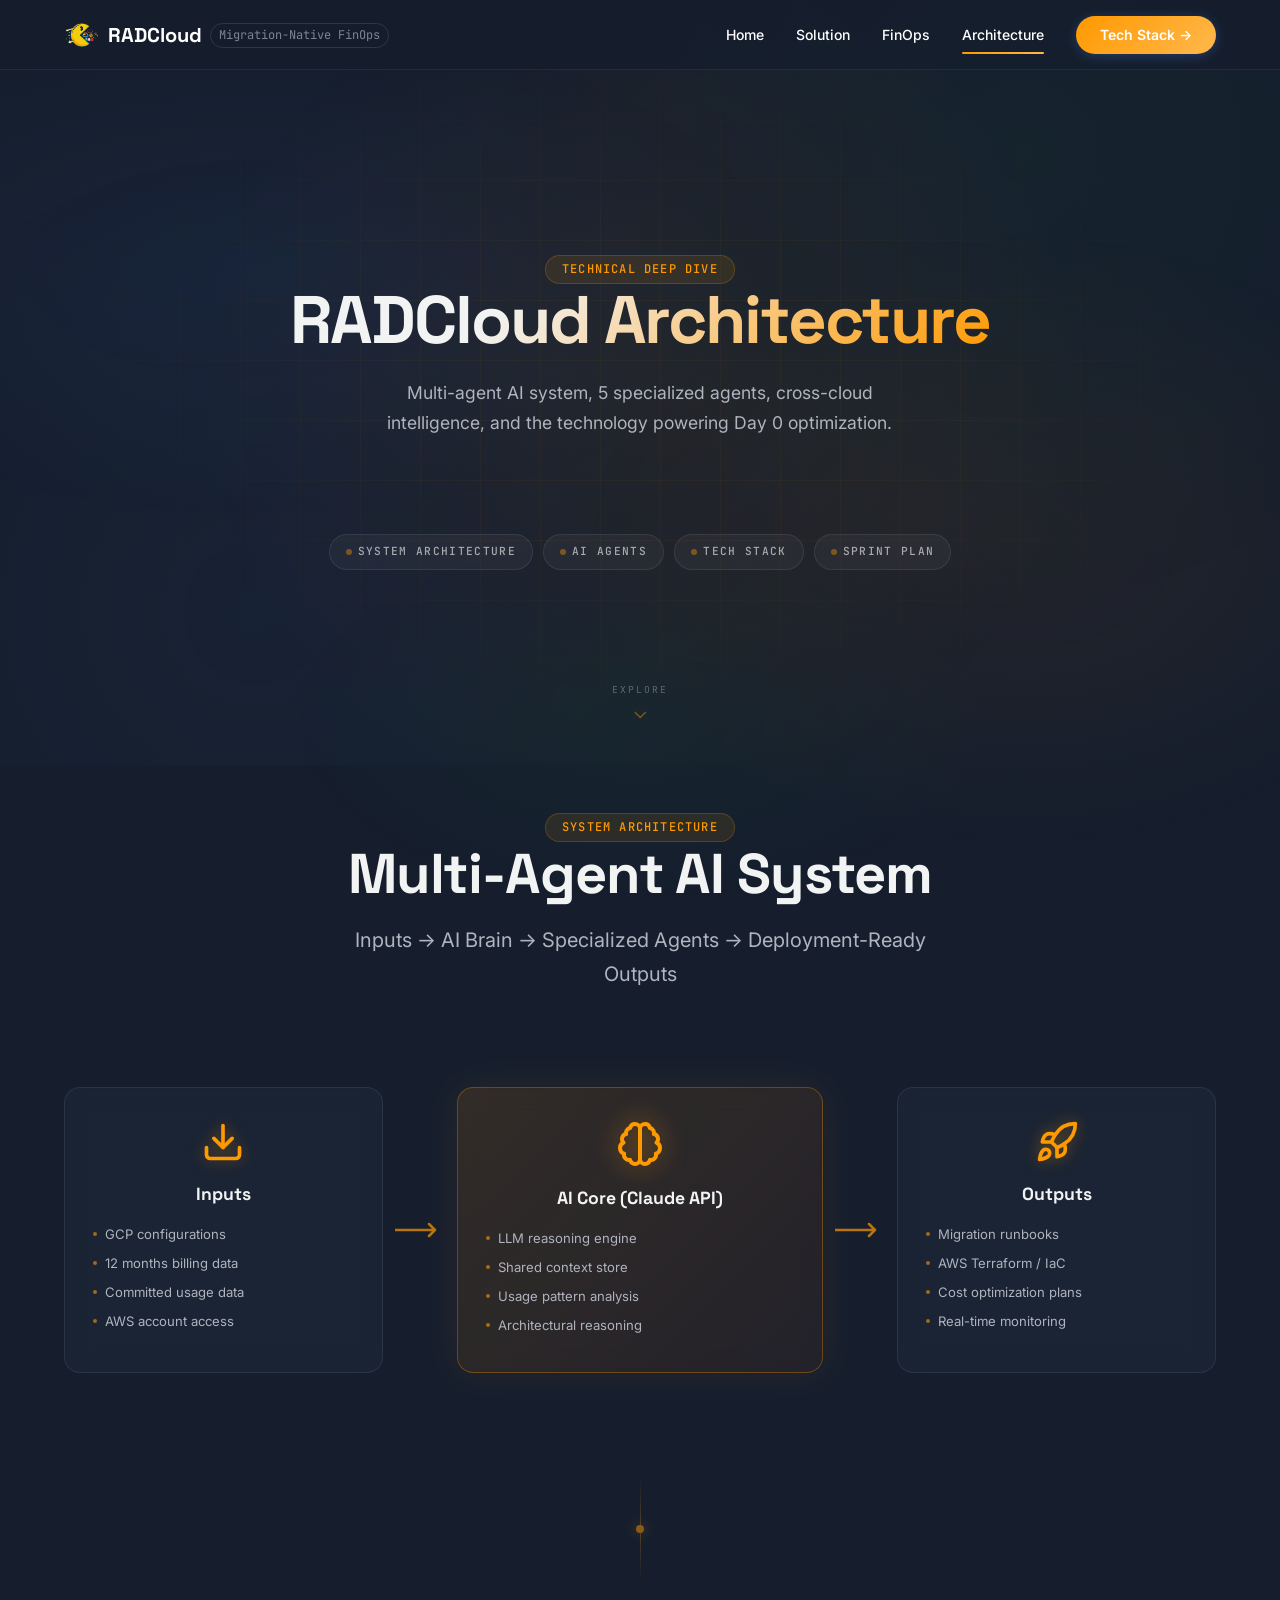
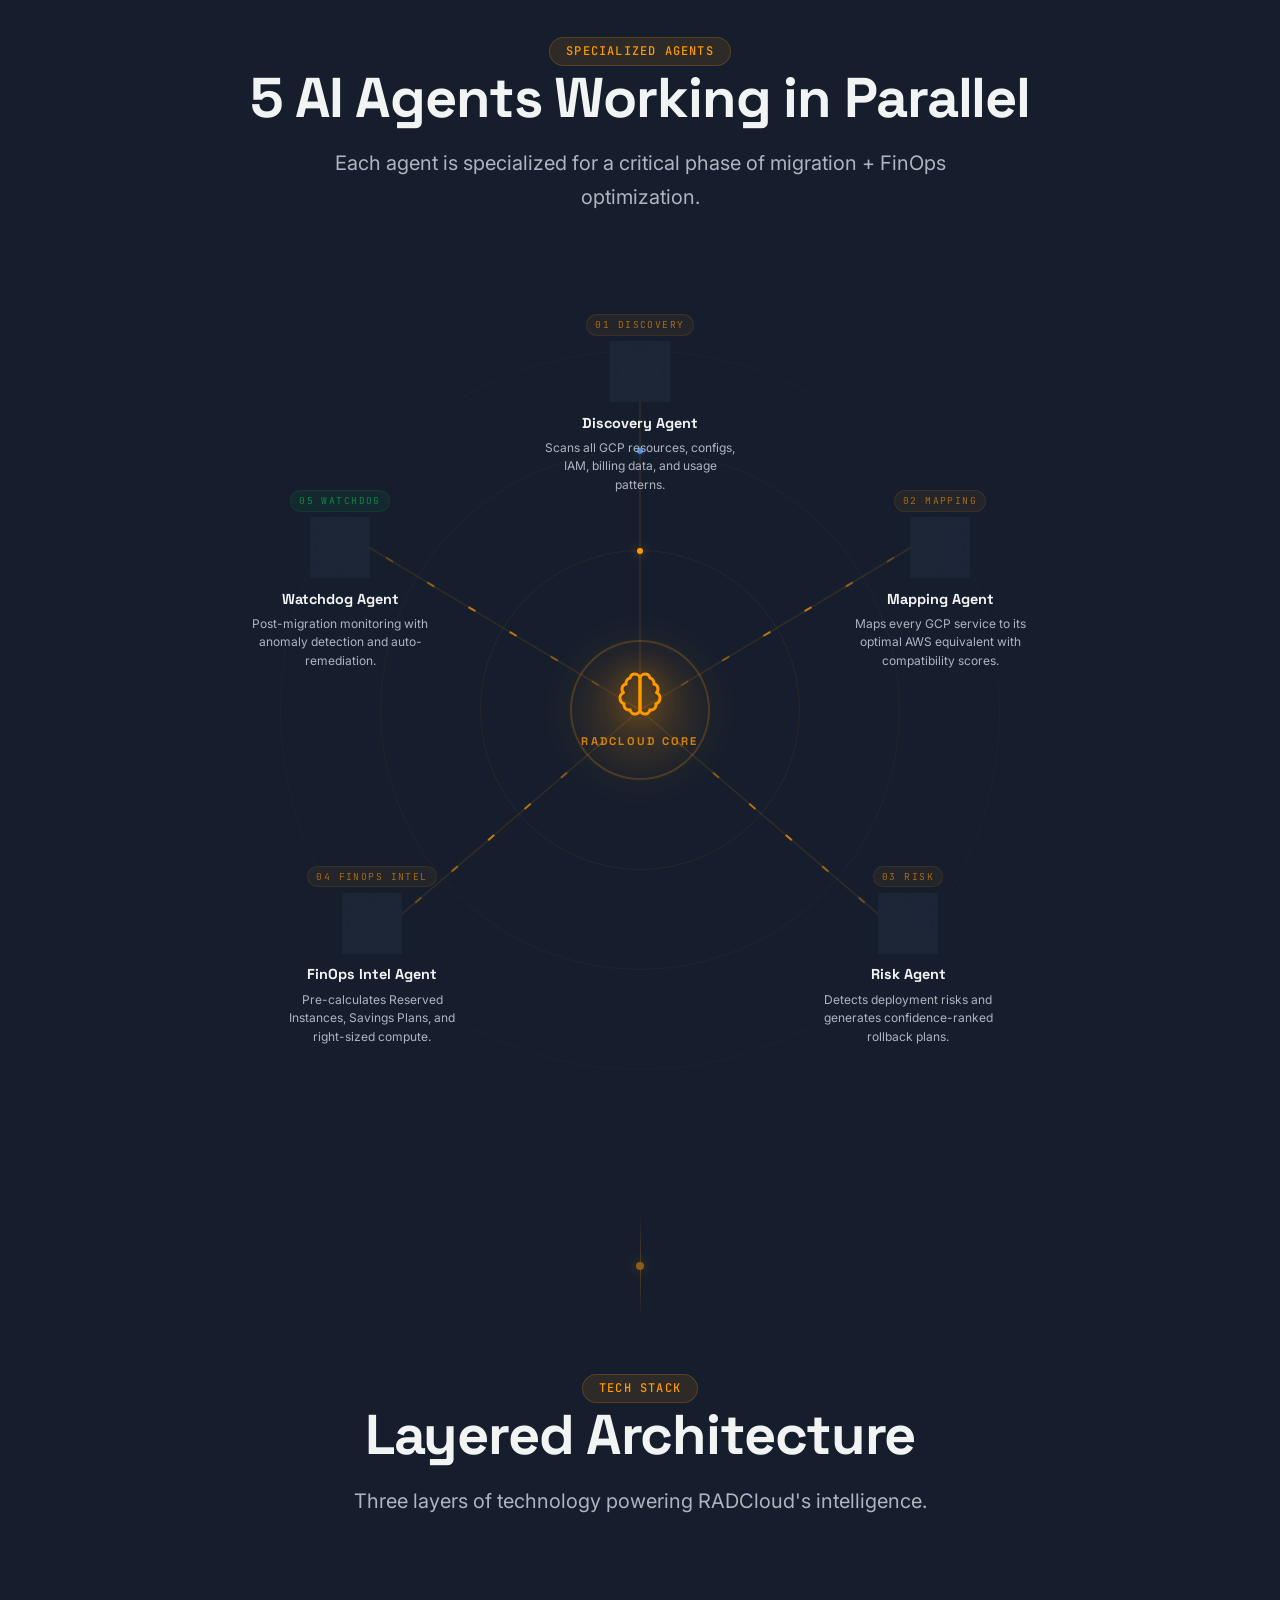
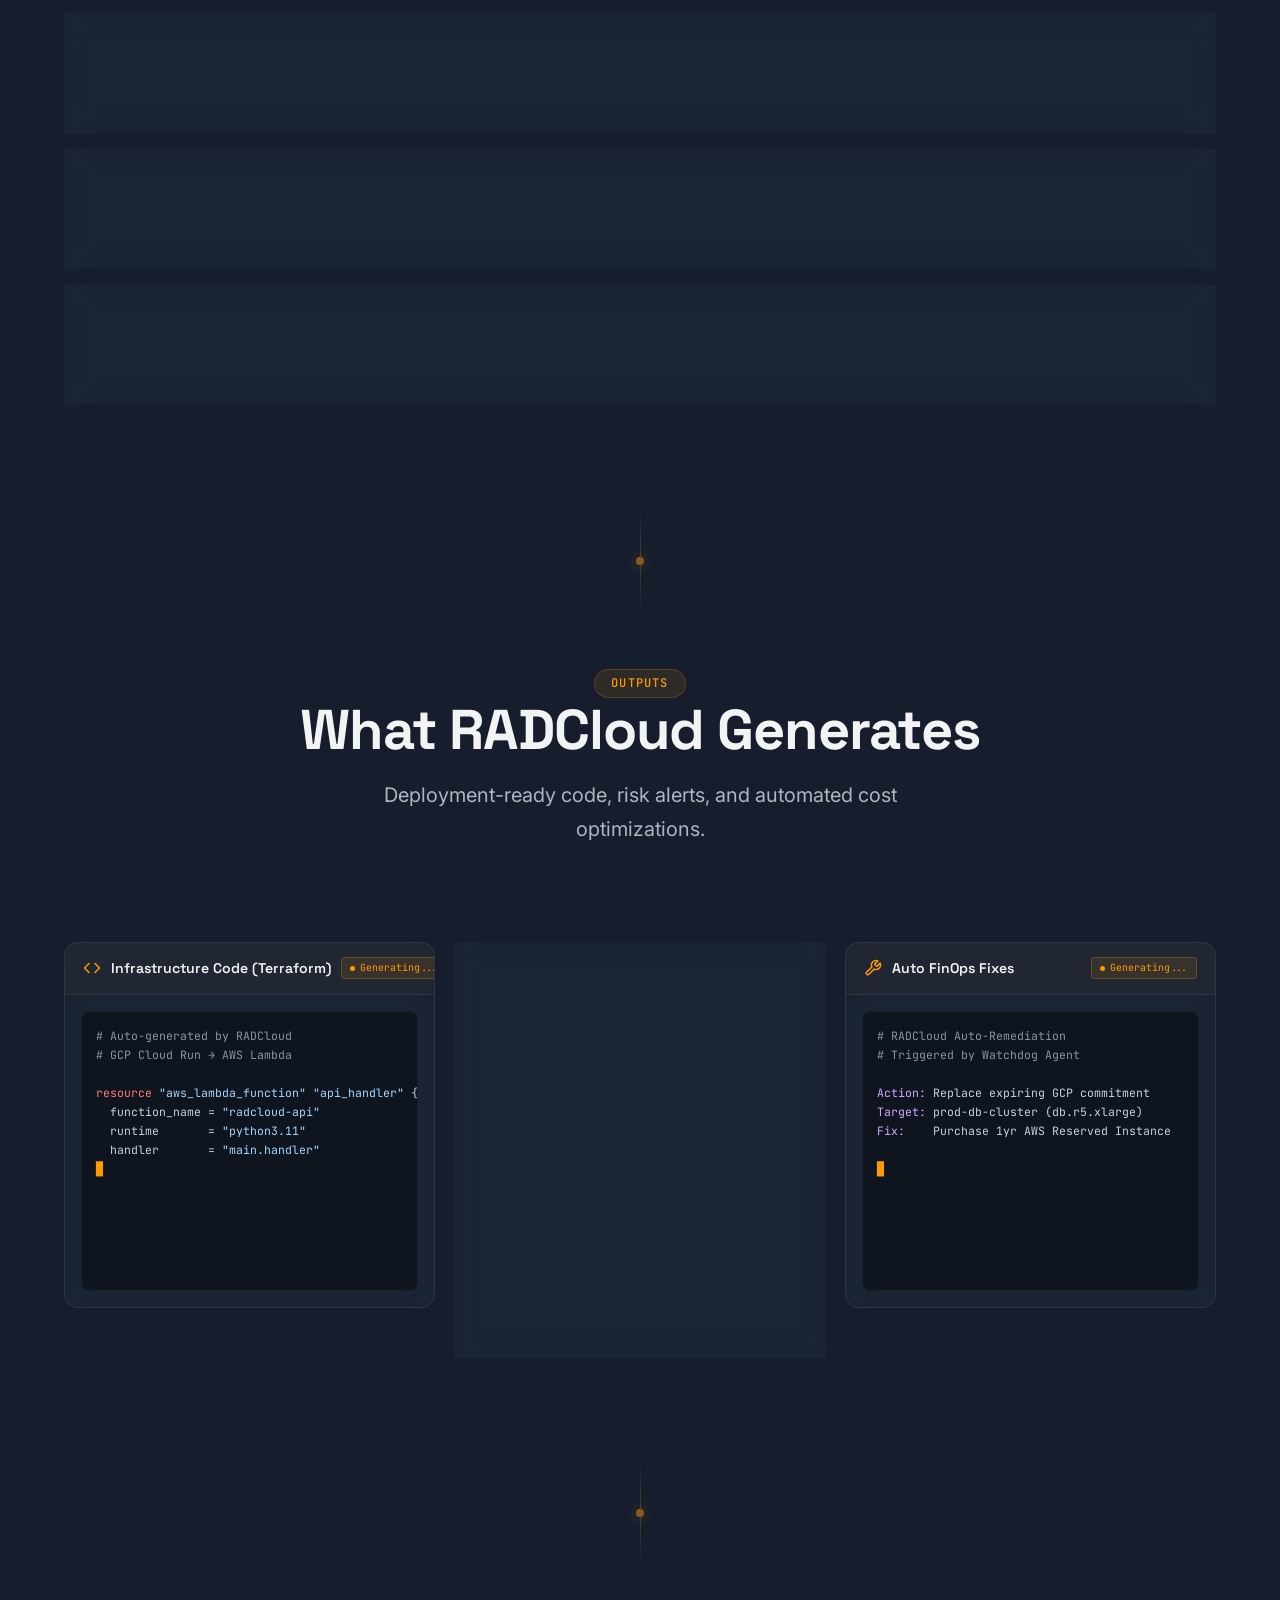
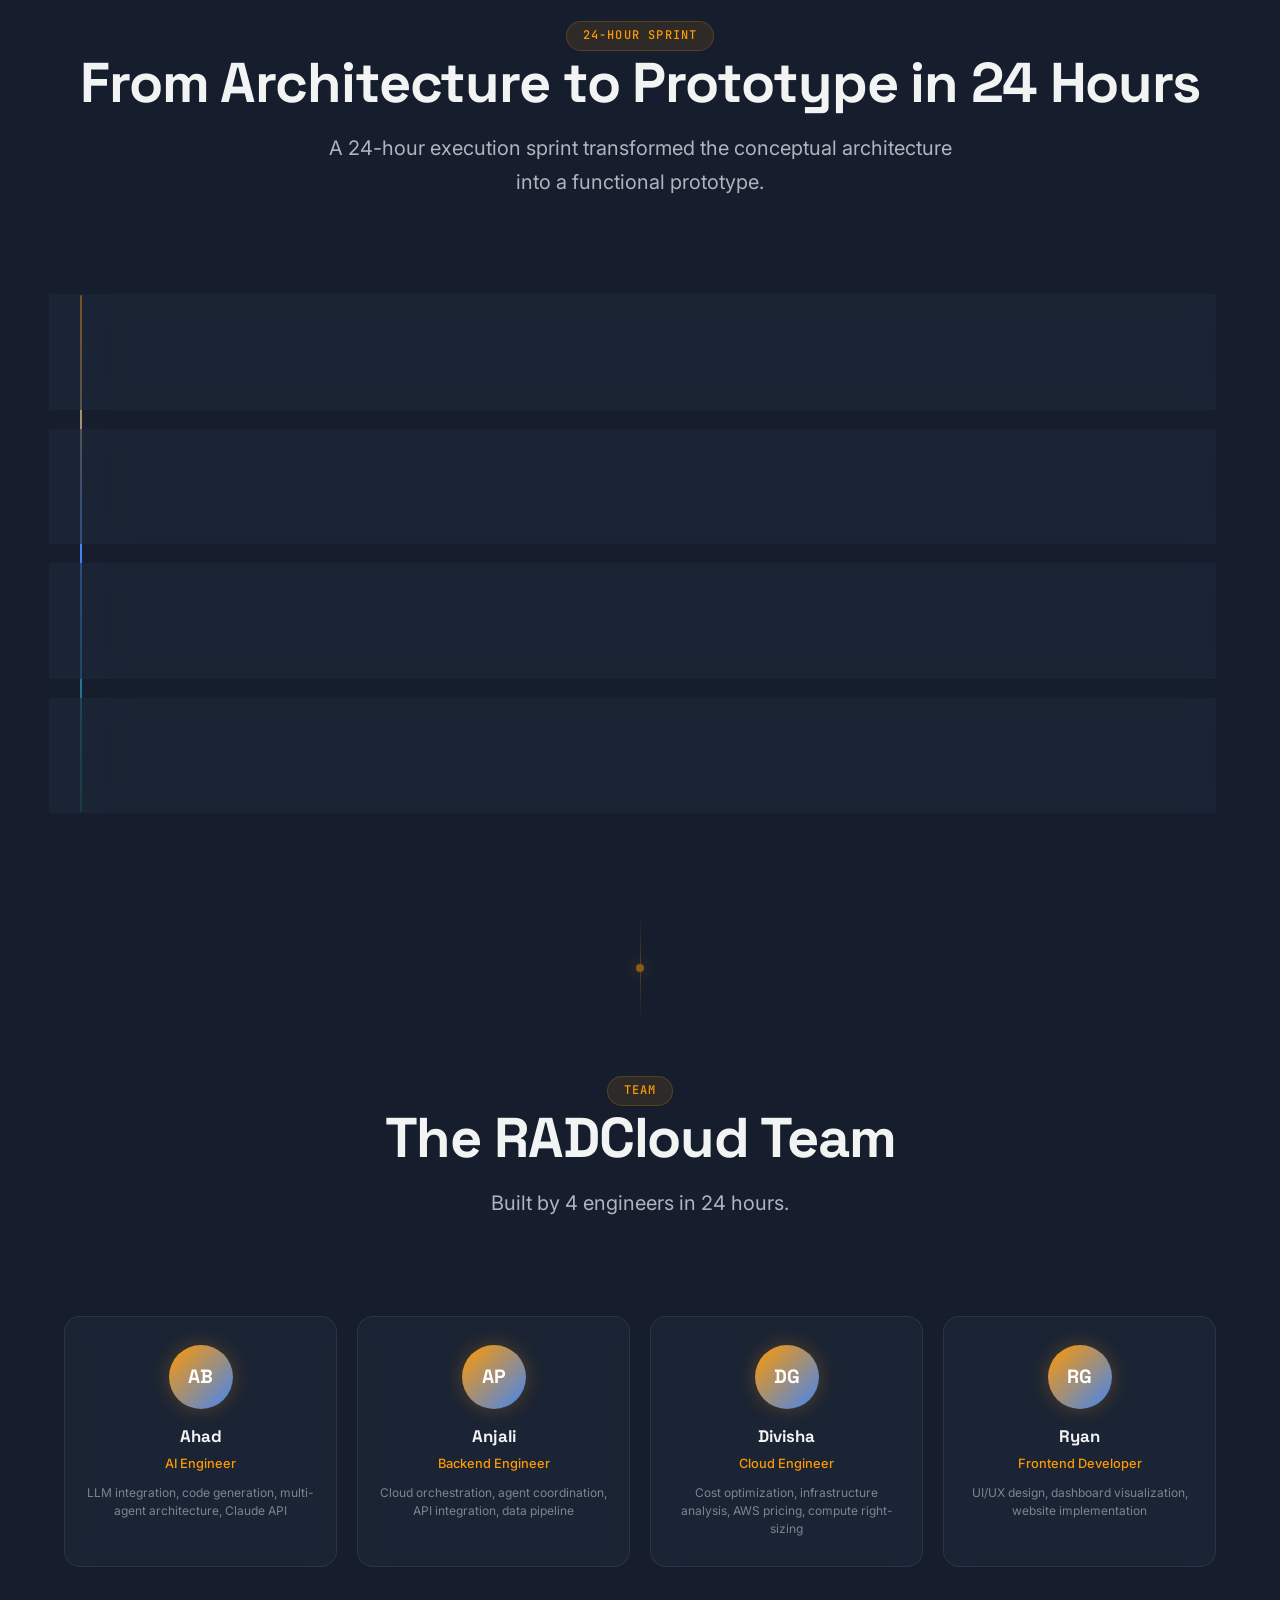
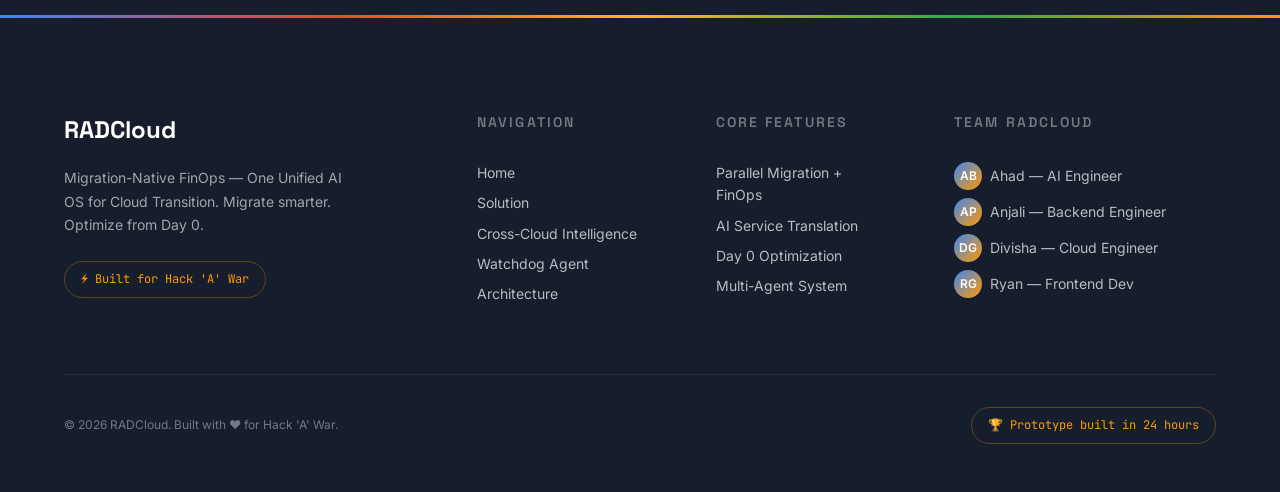
<file: details.html>
<!DOCTYPE html>
<html lang="en">
<head>
  <meta charset="UTF-8">
  <meta name="viewport" content="width=device-width, initial-scale=1.0">
  <title>Architecture & Technical Deep Dive — RADCloud</title>
  <meta name="description" content="Technical deep dive into RADCloud's multi-agent AI architecture, 5 specialized agents, tech stack, outputs, execution timeline, and team.">

  <!-- Fonts -->
  <link rel="preconnect" href="https://fonts.googleapis.com">
  <link rel="preconnect" href="https://fonts.gstatic.com" crossorigin>
  <link href="https://fonts.googleapis.com/css2?family=Inter:wght@300;400;500;600;700&family=Space+Grotesk:wght@400;500;600;700&family=JetBrains+Mono:wght@400;500&display=swap" rel="stylesheet">

  <link rel="icon" type="image/png" href="assets/logo.png">
  <link rel="stylesheet" href="css/style.css">
  <style>
    /* ===== Details Page — Premium Styles ===== */

    /* Animated background */
    body::before {
      content: '';
      position: fixed;
      inset: 0;
      z-index: -1;
      background:
        radial-gradient(ellipse 60% 40% at 20% 30%, rgba(66,133,244,0.06) 0%, transparent 70%),
        radial-gradient(ellipse 50% 50% at 80% 60%, rgba(255,153,0,0.05) 0%, transparent 70%),
        radial-gradient(ellipse 40% 30% at 50% 80%, rgba(0,200,83,0.04) 0%, transparent 70%);
      animation: bgShift 12s ease-in-out infinite alternate;
    }
    @keyframes bgShift {
      0% { opacity: 0.6; }
      100% { opacity: 1; }
    }

    /* ---- Details Hero (Full-screen) ---- */
    .details-hero {
      min-height: 85vh;
      display: flex;
      align-items: center;
      justify-content: center;
      text-align: center;
      position: relative;
      overflow: hidden;
      padding: 120px 24px 60px;
    }
    .details-hero::before {
      content: '';
      position: absolute;
      inset: 0;
      background:
        radial-gradient(circle at 50% 50%, rgba(255,153,0,0.06) 0%, transparent 60%),
        radial-gradient(circle at 20% 80%, rgba(66,133,244,0.04) 0%, transparent 40%),
        radial-gradient(circle at 80% 20%, rgba(0,200,83,0.03) 0%, transparent 40%);
      pointer-events: none;
    }
    /* Animated circuit grid */
    .details-hero__grid {
      position: absolute;
      inset: 0;
      background-image:
        linear-gradient(rgba(255,153,0,0.04) 1px, transparent 1px),
        linear-gradient(90deg, rgba(255,153,0,0.04) 1px, transparent 1px);
      background-size: 60px 60px;
      mask-image: radial-gradient(ellipse at 50% 50%, black 30%, transparent 70%);
      -webkit-mask-image: radial-gradient(ellipse at 50% 50%, black 30%, transparent 70%);
      animation: gridPulse 6s ease-in-out infinite;
    }
    @keyframes gridPulse {
      0%, 100% { opacity: 0.4; }
      50% { opacity: 0.8; }
    }
    .details-hero__content {
      position: relative;
      z-index: 2;
      max-width: 720px;
    }
    .details-hero .section__title {
      font-size: clamp(2.8rem, 5.5vw, 4.2rem);
      background: linear-gradient(135deg, var(--text-primary, #f2f3f3) 30%, var(--accent-primary, #FF9900));
      -webkit-background-clip: text;
      -webkit-text-fill-color: transparent;
      background-clip: text;
      margin-bottom: 20px;
      letter-spacing: -0.03em;
      line-height: 1.1;
    }
    .details-hero .section__subtitle {
      text-align: center;
      max-width: 560px;
      margin-left: auto;
      margin-right: auto;
      font-size: 1.1rem;
      line-height: 1.7;
      color: var(--text-secondary, #afb4be);
    }

    /* Jump-to navigation chips */
    .hero-nav {
      display: flex;
      flex-wrap: wrap;
      justify-content: center;
      gap: 10px;
      margin-top: 40px;
    }
    .hero-nav__chip {
      display: inline-flex;
      align-items: center;
      gap: 6px;
      font-family: 'JetBrains Mono', monospace;
      font-size: 0.7rem;
      font-weight: 500;
      text-transform: uppercase;
      letter-spacing: 0.12em;
      color: rgba(255,255,255,0.6);
      background: rgba(255,255,255,0.04);
      border: 1px solid rgba(255,255,255,0.08);
      padding: 8px 16px;
      border-radius: 100px;
      text-decoration: none;
      transition: all 0.3s ease;
    }
    .hero-nav__chip:hover {
      color: #FF9900;
      border-color: rgba(255,153,0,0.3);
      background: rgba(255,153,0,0.06);
      transform: translateY(-2px);
    }
    .hero-nav__chip-dot {
      width: 6px;
      height: 6px;
      border-radius: 50%;
      background: rgba(255,153,0,0.4);
    }
    .hero-nav__chip:hover .hero-nav__chip-dot {
      background: #FF9900;
      box-shadow: 0 0 8px rgba(255,153,0,0.4);
    }

    /* Scroll-down indicator */
    .hero-scroll {
      position: absolute;
      bottom: 32px;
      left: 50%;
      transform: translateX(-50%);
      display: flex;
      flex-direction: column;
      align-items: center;
      gap: 8px;
      animation: scrollBounce 2s ease-in-out infinite;
      z-index: 2;
    }
    .hero-scroll__text {
      font-family: 'JetBrains Mono', monospace;
      font-size: 0.6rem;
      text-transform: uppercase;
      letter-spacing: 0.2em;
      color: rgba(255,255,255,0.3);
    }
    .hero-scroll__chevron svg {
      width: 20px;
      height: 20px;
      stroke: rgba(255,153,0,0.4);
    }
    @keyframes scrollBounce {
      0%, 100% { transform: translateX(-50%) translateY(0); }
      50% { transform: translateX(-50%) translateY(8px); }
    }

    /* ---- Section Connector (replaces gradient hr) ---- */
    .section-connector {
      display: flex;
      flex-direction: column;
      align-items: center;
      padding: 8px 0;
      margin: 0 0 48px;
    }
    .section-connector__line {
      width: 1px;
      height: 48px;
      background: linear-gradient(180deg, transparent, rgba(255,153,0,0.25));
    }
    .section-connector__dot {
      width: 8px;
      height: 8px;
      border-radius: 50%;
      background: rgba(255,153,0,0.5);
      box-shadow: 0 0 12px rgba(255,153,0,0.3);
      animation: connectorPulse 2.5s ease-in-out infinite;
    }
    .section-connector__line--bottom {
      height: 48px;
      background: linear-gradient(180deg, rgba(255,153,0,0.25), transparent);
    }
    @keyframes connectorPulse {
      0%, 100% { transform: scale(1); box-shadow: 0 0 12px rgba(255,153,0,0.3); }
      50% { transform: scale(1.4); box-shadow: 0 0 20px rgba(255,153,0,0.5); }
    }

    /* Section defaults */
    .details-section {
      padding: 48px 0;
      border-top: none;
    }
    .details-section:first-of-type {
      padding-top: 24px;
    }

    /* Architecture Diagram */
    .arch-diagram {
      display: grid;
      grid-template-columns: 1fr auto 1.15fr auto 1fr;
      gap: 0;
      align-items: stretch;
      margin: 40px 0 0;
    }
    @media (max-width: 900px) {
      .arch-diagram {
        grid-template-columns: 1fr;
        gap: 24px;
      }
      .arch-arrow { transform: rotate(90deg); }
    }
    .arch-block {
      background: rgba(30,40,58,0.6);
      border: 1px solid rgba(255,255,255,0.08);
      border-radius: 16px;
      padding: 32px 28px;
      text-align: center;
      transition: transform 0.3s ease, box-shadow 0.3s ease, border-color 0.3s ease;
      backdrop-filter: blur(12px);
      position: relative;
      overflow: hidden;
      display: flex;
      flex-direction: column;
      align-items: center;
    }
    .arch-block::before {
      content: '';
      position: absolute;
      inset: -1px;
      border-radius: 17px;
      padding: 1px;
      background: linear-gradient(135deg, rgba(255,153,0,0.2), transparent, rgba(66,133,244,0.2));
      -webkit-mask: linear-gradient(#fff 0 0) content-box, linear-gradient(#fff 0 0);
      mask: linear-gradient(#fff 0 0) content-box, linear-gradient(#fff 0 0);
      -webkit-mask-composite: xor;
      mask-composite: exclude;
      opacity: 0;
      transition: opacity 0.4s ease;
      pointer-events: none;
    }
    .arch-block:hover::before { opacity: 1; }
    .arch-block:hover {
      transform: translateY(-6px);
      box-shadow: 0 16px 48px rgba(255,153,0,0.15);
      border-color: rgba(255,153,0,0.2);
    }
    .arch-block__icon {
      margin-bottom: 16px;
      display: flex;
      align-items: center;
      justify-content: center;
    }
    .arch-block__icon svg {
      width: 44px;
      height: 44px;
      stroke: var(--accent-primary, #FF9900);
      filter: drop-shadow(0 0 8px rgba(255,153,0,0.4));
    }
    .arch-block__title {
      font-family: 'Space Grotesk', sans-serif;
      font-weight: 700;
      font-size: 1.1rem;
      color: var(--text-primary, #f2f3f3);
      margin-bottom: 12px;
    }
    .arch-block__list {
      list-style: none;
      padding: 0;
      margin: 0;
      text-align: left;
      width: 100%;
    }
    .arch-block__list li {
      font-size: 0.82rem;
      color: var(--text-secondary, #afb4be);
      padding: 4px 0;
      display: flex;
      align-items: center;
      gap: 8px;
    }
    .arch-block__list li::before {
      content: '';
      width: 4px;
      height: 4px;
      border-radius: 50%;
      background: var(--accent-primary, #FF9900);
      flex-shrink: 0;
      opacity: 0.6;
    }
    .arch-block--core {
      background: linear-gradient(135deg, rgba(255,153,0,0.12), rgba(255,100,0,0.06));
      border-color: rgba(255,153,0,0.3);
      box-shadow: 0 0 40px rgba(255,153,0,0.08);
    }
    .arch-block--core .arch-block__icon svg {
      width: 48px;
      height: 48px;
      filter: drop-shadow(0 0 12px rgba(255,153,0,0.5));
    }
    .arch-arrow {
      display: flex;
      align-items: center;
      justify-content: center;
      padding: 0 12px;
    }
    .arch-arrow svg {
      width: 50px;
      height: 24px;
      color: var(--accent-primary, #FF9900);
      opacity: 0.7;
      animation: arrowPulse 2s ease-in-out infinite;
    }
    @keyframes arrowPulse {
      0%, 100% { opacity: 0.5; transform: translateX(0); }
      50% { opacity: 1; transform: translateX(4px); }
    }

    /* ---- Neural Hub Layout ---- */
    .neural-hub {
      position: relative;
      width: 100%;
      max-width: 800px;
      height: 800px;
      margin: 60px auto 0;
    }

    /* ---- Central Core ---- */
    .neural-hub__core {
      position: absolute;
      top: 50%;
      left: 50%;
      transform: translate(-50%, -50%);
      width: 140px;
      height: 140px;
      display: flex;
      flex-direction: column;
      align-items: center;
      justify-content: center;
      z-index: 5;
    }
    .neural-hub__core-bg {
      position: absolute;
      inset: 0;
      border-radius: 50%;
      background: radial-gradient(circle, rgba(255,153,0,0.15) 0%, rgba(255,153,0,0.03) 60%, transparent 80%);
      border: 2px solid rgba(255,153,0,0.2);
      animation: coreBreath 3s ease-in-out infinite;
    }
    .neural-hub__core-glow {
      position: absolute;
      inset: -30px;
      border-radius: 50%;
      background: radial-gradient(circle, rgba(255,153,0,0.1), transparent 70%);
      animation: coreGlow 4s ease-in-out infinite;
    }
    @keyframes coreBreath {
      0%, 100% { transform: scale(1); border-color: rgba(255,153,0,0.2); }
      50% { transform: scale(1.06); border-color: rgba(255,153,0,0.4); }
    }
    @keyframes coreGlow {
      0%, 100% { opacity: 0.5; transform: scale(1); }
      50% { opacity: 1; transform: scale(1.15); }
    }
    .neural-hub__core-icon {
      position: relative;
      z-index: 2;
    }
    .neural-hub__core-icon svg {
      width: 48px;
      height: 48px;
      stroke: #FF9900;
      filter: drop-shadow(0 0 12px rgba(255,153,0,0.5));
    }
    .neural-hub__core-label {
      position: relative;
      z-index: 2;
      font-family: 'Space Grotesk', sans-serif;
      font-size: 0.7rem;
      font-weight: 700;
      text-transform: uppercase;
      letter-spacing: 0.2em;
      color: rgba(255,153,0,0.8);
      margin-top: 8px;
    }

    /* ---- Orbital Rings ---- */
    .neural-hub__orbit {
      position: absolute;
      border-radius: 50%;
      border: 1px solid rgba(255,153,0,0.06);
      top: 50%;
      left: 50%;
    }
    .neural-hub__orbit--1 {
      width: 320px;
      height: 320px;
      margin-left: -160px;
      margin-top: -160px;
      border-color: rgba(255,153,0,0.08);
    }
    .neural-hub__orbit--2 {
      width: 520px;
      height: 520px;
      margin-left: -260px;
      margin-top: -260px;
      border-color: rgba(255,153,0,0.05);
    }
    .neural-hub__orbit--3 {
      width: 720px;
      height: 720px;
      margin-left: -360px;
      margin-top: -360px;
      border-color: rgba(255,153,0,0.03);
    }

    /* ---- Data Stream Particles on Orbits ---- */
    .neural-hub__orbit--1::after,
    .neural-hub__orbit--2::after {
      content: '';
      position: absolute;
      width: 6px;
      height: 6px;
      border-radius: 50%;
      background: var(--aws-orange, #FF9900);
      box-shadow: 0 0 10px rgba(255,153,0,0.5);
      top: -3px;
      left: 50%;
      margin-left: -3px;
    }
    .neural-hub__orbit--1::after {
      animation: orbitSpin1 6s linear infinite;
      transform-origin: 3px 163px;
    }
    .neural-hub__orbit--2::after {
      animation: orbitSpin2 10s linear infinite reverse;
      transform-origin: 3px 263px;
      background: #4285F4;
      box-shadow: 0 0 10px rgba(66,133,244,0.5);
    }
    @keyframes orbitSpin1 { to { transform: rotate(360deg); } }
    @keyframes orbitSpin2 { to { transform: rotate(360deg); } }

    /* ---- SVG Data Streams (connector lines) ---- */
    .neural-hub__streams {
      position: absolute;
      inset: 0;
      z-index: 1;
    }
    .neural-hub__streams svg {
      width: 100%;
      height: 100%;
    }
    .neural-hub__stream-line {
      stroke: rgba(255,153,0,0.12);
      stroke-width: 1.5;
      fill: none;
    }
    .neural-hub__stream-pulse {
      stroke: url(#stream-gradient);
      stroke-width: 2;
      fill: none;
      stroke-dasharray: 8 40;
      animation: streamFlow 3s linear infinite;
    }
    .neural-hub__stream-pulse:nth-child(2) { animation-delay: -0.6s; }
    .neural-hub__stream-pulse:nth-child(3) { animation-delay: -1.2s; }
    .neural-hub__stream-pulse:nth-child(4) { animation-delay: -1.8s; }
    .neural-hub__stream-pulse:nth-child(5) { animation-delay: -2.4s; }
    @keyframes streamFlow {
      to { stroke-dashoffset: -48; }
    }

    /* ---- Agent Nodes (pentagon positions) ---- */
    .neural-hub__agent {
      position: absolute;
      width: 200px;
      text-align: center;
      z-index: 4;
      transition: transform 0.4s cubic-bezier(0.16,1,0.3,1);
    }
    .neural-hub__agent:hover {
      transform: scale(1.08);
      z-index: 10;
    }
    /* Pentagon positions: top-center, top-right, bottom-right, bottom-left, top-left */
    .neural-hub__agent:nth-child(6) { top: 0;    left: 50%;  transform: translateX(-50%); }          /* Discovery - top */
    .neural-hub__agent:nth-child(7) { top: 22%;  right: 0;   }                                        /* Mapping - top right */
    .neural-hub__agent:nth-child(8) { bottom: 8%; right: 4%; }                                        /* Risk - bottom right */
    .neural-hub__agent:nth-child(9) { bottom: 8%; left: 4%;  }                                        /* FinOps - bottom left */
    .neural-hub__agent:nth-child(10) { top: 22%;  left: 0;   }                                        /* Watchdog - top left */

    .neural-hub__agent:nth-child(6):hover { transform: translateX(-50%) scale(1.08); }

    .neural-hub__agent-icon {
      width: 60px;
      height: 60px;
      border-radius: 50%;
      background: rgba(30,40,58,0.8);
      border: 2px solid rgba(255,153,0,0.2);
      display: flex;
      align-items: center;
      justify-content: center;
      margin: 0 auto 10px;
      transition: all 0.4s ease;
      backdrop-filter: blur(10px);
    }
    .neural-hub__agent:hover .neural-hub__agent-icon {
      border-color: rgba(255,153,0,0.5);
      box-shadow: 0 0 24px rgba(255,153,0,0.2);
      background: rgba(40,50,68,0.9);
    }
    .neural-hub__agent-icon svg {
      width: 28px;
      height: 28px;
      stroke: #FF9900;
      filter: drop-shadow(0 0 4px rgba(255,153,0,0.3));
    }
    /* Watchdog uses green */
    .neural-hub__agent:nth-child(10) .neural-hub__agent-icon {
      border-color: rgba(0,200,83,0.2);
    }
    .neural-hub__agent:nth-child(10) .neural-hub__agent-icon svg { stroke: #00C853; }
    .neural-hub__agent:nth-child(10):hover .neural-hub__agent-icon {
      border-color: rgba(0,200,83,0.5);
      box-shadow: 0 0 24px rgba(0,200,83,0.2);
    }

    .neural-hub__agent-name {
      font-family: 'Space Grotesk', sans-serif;
      font-weight: 700;
      font-size: 0.9rem;
      color: var(--text-primary, #f2f3f3);
      margin-bottom: 4px;
    }
    .neural-hub__agent-desc {
      font-size: 0.75rem;
      color: var(--text-secondary, #afb4be);
      line-height: 1.55;
      max-width: 190px;
      margin: 0 auto;
    }
    .neural-hub__agent-tag {
      display: inline-block;
      font-family: 'JetBrains Mono', monospace;
      font-size: 0.6rem;
      text-transform: uppercase;
      letter-spacing: 0.15em;
      color: rgba(255,153,0,0.6);
      background: rgba(255,153,0,0.06);
      border: 1px solid rgba(255,153,0,0.1);
      padding: 2px 8px;
      border-radius: 20px;
      margin-bottom: 6px;
    }
    .neural-hub__agent:nth-child(10) .neural-hub__agent-tag {
      color: rgba(0,200,83,0.6);
      background: rgba(0,200,83,0.06);
      border-color: rgba(0,200,83,0.1);
    }

    /* ---- Mobile: Stack vertically ---- */
    @media (max-width: 900px) {
      .neural-hub {
        height: auto;
        max-width: 100%;
      }
      .neural-hub__orbit,
      .neural-hub__streams { display: none; }
      .neural-hub__core {
        position: relative;
        top: auto; left: auto;
        transform: none;
        margin: 0 auto 40px;
      }
      .neural-hub__agent {
        position: relative;
        top: auto !important; left: auto !important; right: auto !important; bottom: auto !important;
        transform: none !important;
        width: 100%;
        max-width: 400px;
        margin: 0 auto 24px;
        padding: 20px;
        background: rgba(30,40,58,0.5);
        border: 1px solid rgba(255,255,255,0.06);
        border-radius: 16px;
      }
      .neural-hub__agent:hover { transform: none !important; }
    }

    /* Tech Stack Layers */
    .stack-layers {
      display: grid;
      gap: 16px;
      margin: 40px 0 0;
    }
    .stack-layer {
      background: rgba(30,40,58,0.6);
      border: 1px solid rgba(255,255,255,0.08);
      border-radius: 14px;
      padding: 24px 28px;
      transition: transform 0.4s ease, box-shadow 0.4s ease, border-color 0.4s ease;
      backdrop-filter: blur(12px);
      position: relative;
    }
    .stack-layer::before {
      content: '';
      position: absolute;
      left: 0;
      top: 0;
      bottom: 0;
      width: 3px;
      border-radius: 3px 0 0 3px;
      background: linear-gradient(180deg, var(--accent-primary, #FF9900), rgba(255,153,0,0.2));
      opacity: 0;
      transition: opacity 0.3s ease;
    }
    .stack-layer:hover::before { opacity: 1; }
    .stack-layer:hover {
      transform: translateX(4px);
      box-shadow: 0 12px 36px rgba(0,0,0,0.25);
      border-color: rgba(255,153,0,0.15);
    }
    .stack-layer__header {
      display: flex;
      align-items: center;
      gap: 12px;
      margin-bottom: 12px;
    }
    .stack-layer__icon {
      display: flex;
      align-items: center;
    }
    .stack-layer__icon svg {
      width: 24px;
      height: 24px;
      stroke: var(--accent-primary, #FF9900);
    }
    .stack-layer__title {
      font-family: 'Space Grotesk', sans-serif;
      font-weight: 700;
      font-size: 1rem;
      color: var(--text-primary, #f2f3f3);
    }
    .stack-layer__tag {
      font-size: 0.65rem;
      font-family: 'JetBrains Mono', monospace;
      font-weight: 600;
      background: rgba(255,153,0,0.12);
      color: var(--accent-primary, #FF9900);
      border-radius: 4px;
      padding: 2px 8px;
      margin-left: auto;
      border: 1px solid rgba(255,153,0,0.2);
      letter-spacing: 0.04em;
      text-transform: uppercase;
    }
    .stack-layer__items {
      display: flex;
      flex-wrap: wrap;
      gap: 8px;
    }
    .stack-layer__item {
      font-size: 0.78rem;
      font-family: 'JetBrains Mono', monospace;
      background: rgba(255,255,255,0.04);
      border: 1px solid rgba(255,255,255,0.06);
      border-radius: 6px;
      padding: 5px 12px;
      color: var(--text-secondary, #afb4be);
      transition: all 0.3s ease;
    }
    .stack-layer__item:hover {
      background: rgba(255,153,0,0.1);
      border-color: rgba(255,153,0,0.3);
      color: var(--text-primary, #f2f3f3);
      transform: translateY(-2px);
      box-shadow: 0 4px 12px rgba(255,153,0,0.1);
    }

    /* Output Panels */
    .output-panels {
      display: grid;
      grid-template-columns: repeat(3, 1fr);
      gap: 20px;
      margin: 40px 0 0;
      align-items: start;
    }
    @media (max-width: 1000px) {
      .output-panels { grid-template-columns: 1fr; }
    }
    .output-panel {
      background: rgba(30,40,58,0.6);
      border: 1px solid rgba(255,255,255,0.08);
      border-radius: 14px;
      overflow: hidden;
      transition: transform 0.3s ease, box-shadow 0.3s ease;
      backdrop-filter: blur(12px);
      display: flex;
      flex-direction: column;
    }
    .output-panel:hover {
      transform: translateY(-4px);
      box-shadow: 0 16px 48px rgba(0,0,0,0.3);
    }
    .output-panel__header {
      padding: 14px 18px;
      border-bottom: 1px solid rgba(255,255,255,0.06);
      display: flex;
      align-items: center;
      gap: 10px;
      background: rgba(255,153,0,0.03);
      flex-shrink: 0;
    }
    .output-panel__icon {
      display: flex;
      align-items: center;
      flex-shrink: 0;
    }
    .output-panel__icon svg {
      width: 18px;
      height: 18px;
      stroke: var(--accent-primary, #FF9900);
    }
    .output-panel__title {
      font-family: 'Space Grotesk', sans-serif;
      font-weight: 600;
      font-size: 0.88rem;
      color: var(--text-primary, #f2f3f3);
      white-space: nowrap;
    }
    .output-panel__body {
      padding: 16px;
      flex: 1;
      display: flex;
      flex-direction: column;
    }
    .output-panel__code {
      font-family: 'JetBrains Mono', monospace;
      font-size: 0.72rem;
      line-height: 1.65;
      color: #c9d1d9;
      background: rgba(0,0,0,0.4);
      border: 1px solid rgba(255,255,255,0.04);
      border-radius: 8px;
      padding: 14px;
      overflow-x: auto;
      white-space: pre;
      margin: 0;
      flex: 1;
    }
    .output-panel__code .kw { color: #ff7b72; }
    .output-panel__code .str { color: #a5d6ff; }
    .output-panel__code .cm { color: #8b949e; }
    .output-panel__code .fn { color: #d2a8ff; }
    .output-panel__code .num { color: #79c0ff; }

    .alert-list {
      list-style: none;
      padding: 0;
      margin: 0;
      display: grid;
      gap: 10px;
      flex: 1;
    }
    .alert-item {
      display: flex;
      gap: 10px;
      padding: 12px;
      border-radius: 8px;
      font-size: 0.8rem;
      line-height: 1.5;
      transition: transform 0.2s ease;
    }
    .alert-item:hover {
      transform: translateX(3px);
    }
    .alert-item--warn {
      background: rgba(255,153,0,0.06);
      border: 1px solid rgba(255,153,0,0.15);
      color: var(--text-secondary, #afb4be);
    }
    .alert-item--ok {
      background: rgba(63,185,80,0.06);
      border: 1px solid rgba(63,185,80,0.15);
      color: var(--text-secondary, #afb4be);
    }
    .alert-item__icon {
      flex-shrink: 0;
      display: flex;
      align-items: flex-start;
      padding-top: 1px;
    }
    .alert-item__icon svg { width: 16px; height: 16px; }
    .alert-item__text { flex: 1; }
    .alert-item__text strong {
      color: var(--text-primary, #f2f3f3);
      font-size: 0.82rem;
    }

    /* Timeline */
    .sprint-timeline {
      position: relative;
      margin: 40px 0 0;
      padding-left: 40px;
    }
    .sprint-timeline::before {
      content: '';
      position: absolute;
      top: 0;
      bottom: 0;
      left: 16px;
      width: 2px;
      background: linear-gradient(180deg, var(--accent-primary, #FF9900), #4285F4, rgba(0,200,83,0.4));
      border-radius: 2px;
    }
    .sprint-step {
      position: relative;
      margin-bottom: 20px;
      padding: 20px 24px;
      background: rgba(30,40,58,0.6);
      border: 1px solid rgba(255,255,255,0.08);
      border-radius: 12px;
      transition: transform 0.3s ease, box-shadow 0.3s ease, border-color 0.3s ease;
      backdrop-filter: blur(12px);
    }
    .sprint-step:last-child { margin-bottom: 0; }
    .sprint-step:hover {
      transform: translateX(8px);
      box-shadow: 0 12px 40px rgba(255,153,0,0.12);
      border-color: rgba(255,153,0,0.2);
    }
    .sprint-step::before {
      content: '';
      position: absolute;
      left: -32px;
      top: 24px;
      width: 12px;
      height: 12px;
      border-radius: 50%;
      background: var(--accent-primary, #FF9900);
      border: 3px solid var(--bg-primary, #161E2D);
      box-shadow: 0 0 16px rgba(255,153,0,0.5);
      animation: dotPulse 2s ease-in-out infinite;
    }
    @keyframes dotPulse {
      0%, 100% { box-shadow: 0 0 8px rgba(255,153,0,0.3); }
      50% { box-shadow: 0 0 20px rgba(255,153,0,0.6); }
    }
    .sprint-step__hours {
      font-family: 'JetBrains Mono', monospace;
      font-size: 0.72rem;
      color: var(--accent-primary, #FF9900);
      margin-bottom: 4px;
      font-weight: 600;
      letter-spacing: 0.02em;
    }
    .sprint-step__title {
      font-family: 'Space Grotesk', sans-serif;
      font-weight: 700;
      font-size: 1rem;
      color: var(--text-primary, #f2f3f3);
      margin-bottom: 4px;
    }
    .sprint-step__desc {
      font-size: 0.82rem;
      color: var(--text-secondary, #afb4be);
      line-height: 1.55;
    }

    /* Team Section */
    .team-grid {
      display: grid;
      grid-template-columns: repeat(4, 1fr);
      gap: 20px;
      margin: 40px 0 0;
    }
    @media (max-width: 900px) {
      .team-grid { grid-template-columns: repeat(2, 1fr); }
    }
    .team-card {
      background: rgba(30,40,58,0.6);
      border: 1px solid rgba(255,255,255,0.08);
      border-radius: 16px;
      padding: 28px 20px;
      text-align: center;
      transition: transform 0.4s ease, box-shadow 0.4s ease, border-color 0.4s ease;
      position: relative;
      overflow: hidden;
      backdrop-filter: blur(12px);
    }
    .team-card::after {
      content: '';
      position: absolute;
      bottom: 0;
      left: 0;
      right: 0;
      height: 3px;
      background: linear-gradient(90deg, var(--accent-primary, #FF9900), #4285F4);
      opacity: 0;
      transition: opacity 0.3s ease;
    }
    .team-card:hover {
      transform: translateY(-8px);
      box-shadow: 0 20px 60px rgba(255,153,0,0.12);
      border-color: rgba(255,153,0,0.25);
    }
    .team-card:hover::after {
      opacity: 1;
    }
    .team-card__avatar {
      width: 64px;
      height: 64px;
      border-radius: 50%;
      background: linear-gradient(135deg, var(--accent-primary, #FF9900), #4285F4);
      display: flex;
      align-items: center;
      justify-content: center;
      font-family: 'Space Grotesk', sans-serif;
      font-weight: 700;
      font-size: 1.2rem;
      color: #fff;
      margin: 0 auto 14px;
      box-shadow: 0 0 20px rgba(255,153,0,0.25);
    }
    .team-card__name {
      font-family: 'Space Grotesk', sans-serif;
      font-weight: 700;
      font-size: 1.05rem;
      color: var(--text-primary, #f2f3f3);
      margin-bottom: 4px;
    }
    .team-card__role {
      font-size: 0.8rem;
      color: var(--accent-primary, #FF9900);
      font-weight: 500;
      margin-bottom: 10px;
    }
    .team-card__focus {
      font-size: 0.75rem;
      color: var(--text-muted, #7d8591);
      line-height: 1.5;
    }

    /* Typewriter animation */
    .output-panel__code--typewriter {
      position: relative;
      min-height: 280px;
    }
    .typewriter-cursor {
      display: inline;
      color: var(--accent-primary, #FF9900);
      animation: cursorBlink 0.7s step-end infinite;
      font-weight: bold;
    }
    @keyframes cursorBlink {
      0%, 100% { opacity: 1; }
      50% { opacity: 0; }
    }
    .output-panel__status {
      font-family: 'JetBrains Mono', monospace;
      font-size: 0.62rem;
      padding: 2px 8px;
      border-radius: 4px;
      margin-left: auto;
      display: flex;
      align-items: center;
      gap: 5px;
      flex-shrink: 0;
    }
    .output-panel__status--generating {
      background: rgba(255,153,0,0.1);
      color: var(--accent-primary, #FF9900);
      border: 1px solid rgba(255,153,0,0.25);
    }
    .output-panel__status--complete {
      background: rgba(63,185,80,0.1);
      color: #3fb950;
      border: 1px solid rgba(63,185,80,0.25);
    }
    .status-dot {
      width: 5px;
      height: 5px;
      border-radius: 50%;
      display: inline-block;
    }
    .status-dot--pulse {
      background: var(--accent-primary, #FF9900);
      animation: statusPulse 1s ease-in-out infinite;
    }
    .status-dot--done {
      background: #3fb950;
    }
    @keyframes statusPulse {
      0%, 100% { opacity: 1; transform: scale(1); }
      50% { opacity: 0.4; transform: scale(0.7); }
    }
  </style>
  <link rel="icon" type="image/png" href="assets/logo.png">
</head>
<body class="phase-aws" style="--bg-primary: rgb(22, 30, 45); --bg-secondary: rgb(30, 40, 58); --bg-tertiary: rgb(42, 56, 75); --text-primary: rgb(242, 243, 243); --text-secondary: rgb(175, 180, 190); --text-muted: rgb(125, 133, 145); --accent-primary: rgb(255, 153, 0); --accent-secondary: rgb(255, 184, 77); --accent-glow: rgba(255, 153, 0, 0.3); --grad-1: rgba(255, 153, 0, 0.07); --grad-2: rgba(100, 130, 180, 0.04);">

  <!-- ===================== Premium Loading Screen ===================== -->
  <div class="loader-overlay" id="loader">
    <div class="loader__particles">
      <div class="loader__particle"></div>
      <div class="loader__particle"></div>
      <div class="loader__particle"></div>
      <div class="loader__particle"></div>
      <div class="loader__particle"></div>
      <div class="loader__particle"></div>
    </div>
    <div class="loader__logo-wrap">
      <div class="loader__glow"></div>
      <img src="assets/logo.png" alt="RADCloud" class="loader__logo-img">
      <div class="loader__ring loader__ring--1"></div>
      <div class="loader__ring loader__ring--2"></div>
      <div class="loader__ring loader__ring--3"></div>
    </div>
    <div class="loader__title">RADCloud</div>
    <div class="loader__subtitle">Architecture Deep Dive</div>
  </div>

  <!-- ===================== Navigation ===================== -->
  <nav class="nav nav--scrolled nav--dark" id="main-nav">
    <div class="nav__inner">
      <a href="index.html" class="nav__logo" id="nav-logo">
        <img src="assets/logo.png" alt="RADCloud" style="width:36px;height:36px;border-radius:6px;object-fit:cover;">
        <span class="nav__logo-text">RADCloud</span>
        <span class="nav__logo-badge">Migration-Native FinOps</span>
      </a>
      <div class="nav__links" id="nav-links">
        <a href="index.html" class="nav__link">Home</a>
        <a href="index.html#transition" class="nav__link">Solution</a>
        <a href="index.html#finops" class="nav__link">FinOps</a>
        <a href="details.html" class="nav__link nav__link--active">Architecture</a>
        <a href="index.html#aws-services" class="nav__cta">Tech Stack →</a>
      </div>
      <button class="nav__hamburger" id="nav-hamburger" aria-label="Toggle navigation menu" aria-expanded="false">
        <span class="nav__hamburger-line"></span>
        <span class="nav__hamburger-line"></span>
        <span class="nav__hamburger-line"></span>
      </button>
    </div>
  </nav>

  <!-- ===================== Hero ===================== -->
  <main>
    <div class="details-hero">
      <div class="details-hero__grid"></div>
      <div class="details-hero__content">
        <div class="section__header">
          <span class="badge badge--aws">Technical Deep Dive</span>
          <h1 class="section__title">RADCloud Architecture</h1>
          <p class="section__subtitle">
            Multi-agent AI system, 5 specialized agents, cross-cloud intelligence, and the technology powering Day 0 optimization.
          </p>
        </div>
        <nav class="hero-nav">
          <a href="#arch-system" class="hero-nav__chip"><span class="hero-nav__chip-dot"></span> System Architecture</a>
          <a href="#arch-agents" class="hero-nav__chip"><span class="hero-nav__chip-dot"></span> AI Agents</a>
          <a href="#arch-stack" class="hero-nav__chip"><span class="hero-nav__chip-dot"></span> Tech Stack</a>
          <a href="#arch-sprint" class="hero-nav__chip"><span class="hero-nav__chip-dot"></span> Sprint Plan</a>
        </nav>
      </div>
      <div class="hero-scroll">
        <span class="hero-scroll__text">Explore</span>
        <div class="hero-scroll__chevron">
          <svg viewBox="0 0 24 24" fill="none" stroke="currentColor" stroke-width="2" stroke-linecap="round" stroke-linejoin="round">
            <polyline points="6 9 12 15 18 9"/>
          </svg>
        </div>
      </div>
    </div>

    <!-- ===================== Architecture Diagram ===================== -->
    <div class="details-section" id="arch-system">
      <div class="container">
        <div class="section__header reveal">
          <span class="badge badge--aws">System Architecture</span>
          <h2 class="section__title">Multi-Agent AI System</h2>
          <p class="section__subtitle">Inputs → AI Brain → Specialized Agents → Deployment-Ready Outputs</p>
        </div>

        <div class="arch-diagram reveal">
          <!-- Inputs -->
          <div class="arch-block">
            <div class="arch-block__icon"><svg width="44" height="44" viewBox="0 0 24 24" fill="none" stroke="currentColor" stroke-width="2" stroke-linecap="round" stroke-linejoin="round"><path d="M21 15v4a2 2 0 0 1-2 2H5a2 2 0 0 1-2-2v-4"/><polyline points="7 10 12 15 17 10"/><line x1="12" y1="15" x2="12" y2="3"/></svg></div>
            <div class="arch-block__title">Inputs</div>
            <ul class="arch-block__list">
              <li>GCP configurations</li>
              <li>12 months billing data</li>
              <li>Committed usage data</li>
              <li>AWS account access</li>
            </ul>
          </div>

          <!-- Arrow -->
          <div class="arch-arrow">
            <svg viewBox="0 0 50 24"><path d="M 0 12 L 40 12 M 34 6 L 40 12 L 34 18" fill="none" stroke="currentColor" stroke-width="2.5" stroke-linecap="round" stroke-linejoin="round"/></svg>
          </div>

          <!-- AI Core -->
          <div class="arch-block arch-block--core">
            <div class="arch-block__icon"><svg width="48" height="48" viewBox="0 0 24 24" fill="none" stroke="currentColor" stroke-width="2" stroke-linecap="round" stroke-linejoin="round"><path d="M9.5 2A2.5 2.5 0 0 1 12 4.5v15a2.5 2.5 0 0 1-4.96.44 2.5 2.5 0 0 1-2.96-3.08 3 3 0 0 1-.34-5.58 2.5 2.5 0 0 1 1.32-4.24 2.5 2.5 0 0 1 1.98-3A2.5 2.5 0 0 1 9.5 2Z"/><path d="M14.5 2A2.5 2.5 0 0 0 12 4.5v15a2.5 2.5 0 0 0 4.96.44 2.5 2.5 0 0 0 2.96-3.08 3 3 0 0 0 .34-5.58 2.5 2.5 0 0 0-1.32-4.24 2.5 2.5 0 0 0-1.98-3A2.5 2.5 0 0 0 14.5 2Z"/></svg></div>
            <div class="arch-block__title">AI Core (Claude API)</div>
            <ul class="arch-block__list">
              <li>LLM reasoning engine</li>
              <li>Shared context store</li>
              <li>Usage pattern analysis</li>
              <li>Architectural reasoning</li>
            </ul>
          </div>

          <!-- Arrow -->
          <div class="arch-arrow">
            <svg viewBox="0 0 50 24"><path d="M 0 12 L 40 12 M 34 6 L 40 12 L 34 18" fill="none" stroke="currentColor" stroke-width="2.5" stroke-linecap="round" stroke-linejoin="round"/></svg>
          </div>

          <!-- Outputs -->
          <div class="arch-block">
            <div class="arch-block__icon"><svg width="44" height="44" viewBox="0 0 24 24" fill="none" stroke="currentColor" stroke-width="2" stroke-linecap="round" stroke-linejoin="round"><path d="M4.5 16.5c-1.5 1.26-2 5-2 5s3.74-.5 5-2c.71-.84.7-2.13-.09-2.91a2.18 2.18 0 0 0-2.91-.09z"/><path d="m12 15-3-3a22 22 0 0 1 2-3.95A12.88 12.88 0 0 1 22 2c0 2.72-.78 7.5-6 11a22.35 22.35 0 0 1-4 2z"/><path d="M9 12H4s.55-3.03 2-4c1.62-1.08 5 0 5 0"/><path d="M12 15v5s3.03-.55 4-2c1.08-1.62 0-5 0-5"/></svg></div>
            <div class="arch-block__title">Outputs</div>
            <ul class="arch-block__list">
              <li>Migration runbooks</li>
              <li>AWS Terraform / IaC</li>
              <li>Cost optimization plans</li>
              <li>Real-time monitoring</li>
            </ul>
          </div>
        </div>
      </div>
    </div>

    <!-- ===================== Five Agents ===================== -->
    <div class="details-section" id="arch-agents">
      <div class="container">
        <div class="section-connector">
          <div class="section-connector__line"></div>
          <div class="section-connector__dot"></div>
          <div class="section-connector__line section-connector__line--bottom"></div>
        </div>
        <div class="section__header reveal">
          <span class="badge badge--aws">Specialized Agents</span>
          <h2 class="section__title">5 AI Agents Working in Parallel</h2>
          <p class="section__subtitle">Each agent is specialized for a critical phase of migration + FinOps optimization.</p>
        </div>

        <div class="neural-hub reveal">
          <!-- Central Core -->
          <div class="neural-hub__core">
            <div class="neural-hub__core-glow"></div>
            <div class="neural-hub__core-bg"></div>
            <div class="neural-hub__core-icon">
              <svg viewBox="0 0 24 24" fill="none" stroke="currentColor" stroke-width="1.5" stroke-linecap="round" stroke-linejoin="round">
                <path d="M9.5 2A2.5 2.5 0 0 1 12 4.5v15a2.5 2.5 0 0 1-4.96.44 2.5 2.5 0 0 1-2.96-3.08 3 3 0 0 1-.34-5.58 2.5 2.5 0 0 1 1.32-4.24 2.5 2.5 0 0 1 1.98-3A2.5 2.5 0 0 1 9.5 2Z"/>
                <path d="M14.5 2A2.5 2.5 0 0 0 12 4.5v15a2.5 2.5 0 0 0 4.96.44 2.5 2.5 0 0 0 2.96-3.08 3 3 0 0 0 .34-5.58 2.5 2.5 0 0 0-1.32-4.24 2.5 2.5 0 0 0-1.98-3A2.5 2.5 0 0 0 14.5 2Z"/>
              </svg>
            </div>
            <div class="neural-hub__core-label">RADCloud Core</div>
          </div>

          <!-- Orbital Rings -->
          <div class="neural-hub__orbit neural-hub__orbit--1"></div>
          <div class="neural-hub__orbit neural-hub__orbit--2"></div>
          <div class="neural-hub__orbit neural-hub__orbit--3"></div>

          <!-- SVG Data Streams connecting agents to core -->
          <div class="neural-hub__streams">
            <svg viewBox="0 0 800 800">
              <defs>
                <linearGradient id="stream-gradient" x1="0%" y1="0%" x2="100%" y2="0%">
                  <stop offset="0%" stop-color="#FF9900" stop-opacity="0"/>
                  <stop offset="50%" stop-color="#FF9900" stop-opacity="0.8"/>
                  <stop offset="100%" stop-color="#FF9900" stop-opacity="0"/>
                </linearGradient>
              </defs>
              <!-- Static base lines: center(400,400) → each agent icon center -->
              <line class="neural-hub__stream-line" x1="400" y1="400" x2="400" y2="60"/>
              <line class="neural-hub__stream-line" x1="400" y1="400" x2="700" y2="220"/>
              <line class="neural-hub__stream-line" x1="400" y1="400" x2="680" y2="640"/>
              <line class="neural-hub__stream-line" x1="400" y1="400" x2="120" y2="640"/>
              <line class="neural-hub__stream-line" x1="400" y1="400" x2="100" y2="220"/>
              <!-- Animated pulse lines (same paths) -->
              <line class="neural-hub__stream-pulse" x1="400" y1="400" x2="400" y2="60"/>
              <line class="neural-hub__stream-pulse" x1="400" y1="400" x2="700" y2="220"/>
              <line class="neural-hub__stream-pulse" x1="400" y1="400" x2="680" y2="640"/>
              <line class="neural-hub__stream-pulse" x1="400" y1="400" x2="120" y2="640"/>
              <line class="neural-hub__stream-pulse" x1="400" y1="400" x2="100" y2="220"/>
            </svg>
          </div>

          <!-- Agent 1: Discovery (top center) -->
          <div class="neural-hub__agent">
            <div class="neural-hub__agent-tag">01 Discovery</div>
            <div class="neural-hub__agent-icon">
              <svg viewBox="0 0 24 24" fill="none" stroke="currentColor" stroke-width="2" stroke-linecap="round" stroke-linejoin="round"><circle cx="11" cy="11" r="8"/><path d="m21 21-4.3-4.3"/><path d="M11 8v6M8 11h6"/></svg>
            </div>
            <div class="neural-hub__agent-name">Discovery Agent</div>
            <p class="neural-hub__agent-desc">Scans all GCP resources, configs, IAM, billing data, and usage patterns.</p>
          </div>

          <!-- Agent 2: Mapping (top right) -->
          <div class="neural-hub__agent">
            <div class="neural-hub__agent-tag">02 Mapping</div>
            <div class="neural-hub__agent-icon">
              <svg viewBox="0 0 24 24" fill="none" stroke="currentColor" stroke-width="2" stroke-linecap="round" stroke-linejoin="round"><polygon points="1 6 1 22 8 18 16 22 23 18 23 2 16 6 8 2 1 6"/><line x1="8" y1="2" x2="8" y2="18"/><line x1="16" y1="6" x2="16" y2="22"/></svg>
            </div>
            <div class="neural-hub__agent-name">Mapping Agent</div>
            <p class="neural-hub__agent-desc">Maps every GCP service to its optimal AWS equivalent with compatibility scores.</p>
          </div>

          <!-- Agent 3: Risk (bottom right) -->
          <div class="neural-hub__agent">
            <div class="neural-hub__agent-tag">03 Risk</div>
            <div class="neural-hub__agent-icon">
              <svg viewBox="0 0 24 24" fill="none" stroke="currentColor" stroke-width="2" stroke-linecap="round" stroke-linejoin="round"><path d="M12 22s8-4 8-10V5l-8-3-8 3v7c0 6 8 10 8 10z"/></svg>
            </div>
            <div class="neural-hub__agent-name">Risk Agent</div>
            <p class="neural-hub__agent-desc">Detects deployment risks and generates confidence-ranked rollback plans.</p>
          </div>

          <!-- Agent 4: FinOps Intel (bottom left) -->
          <div class="neural-hub__agent">
            <div class="neural-hub__agent-tag">04 FinOps Intel</div>
            <div class="neural-hub__agent-icon">
              <svg viewBox="0 0 24 24" fill="none" stroke="currentColor" stroke-width="2" stroke-linecap="round" stroke-linejoin="round"><line x1="12" y1="1" x2="12" y2="23"/><path d="M17 5H9.5a3.5 3.5 0 0 0 0 7h5a3.5 3.5 0 0 1 0 7H6"/></svg>
            </div>
            <div class="neural-hub__agent-name">FinOps Intel Agent</div>
            <p class="neural-hub__agent-desc">Pre-calculates Reserved Instances, Savings Plans, and right-sized compute.</p>
          </div>

          <!-- Agent 5: Watchdog (top left) -->
          <div class="neural-hub__agent">
            <div class="neural-hub__agent-tag">05 Watchdog</div>
            <div class="neural-hub__agent-icon">
              <svg viewBox="0 0 24 24" fill="none" stroke="currentColor" stroke-width="2" stroke-linecap="round" stroke-linejoin="round"><path d="M2 12s3-7 10-7 10 7 10 7-3 7-10 7-10-7-10-7Z"/><circle cx="12" cy="12" r="3"/></svg>
            </div>
            <div class="neural-hub__agent-name">Watchdog Agent</div>
            <p class="neural-hub__agent-desc">Post-migration monitoring with anomaly detection and auto-remediation.</p>
          </div>
        </div>
      </div>
    </div>

    <!-- ===================== Tech Stack ===================== -->
    <div class="details-section" id="arch-stack">
      <div class="container">
        <div class="section-connector">
          <div class="section-connector__line"></div>
          <div class="section-connector__dot"></div>
          <div class="section-connector__line section-connector__line--bottom"></div>
        </div>
        <div class="section__header reveal">
          <span class="badge badge--aws">Tech Stack</span>
          <h2 class="section__title">Layered Architecture</h2>
          <p class="section__subtitle">Three layers of technology powering RADCloud's intelligence.</p>
        </div>

        <div class="stack-layers">
          <div class="stack-layer reveal">
            <div class="stack-layer__header">
              <span class="stack-layer__icon"><svg width="28" height="28" viewBox="0 0 24 24" fill="none" stroke="currentColor" stroke-width="2" stroke-linecap="round" stroke-linejoin="round"><path d="M21 12a9 9 0 0 0-9-9 9.75 9.75 0 0 0-6.74 2.74L3 8"/><path d="M3 3v5h5"/><path d="M3 12a9 9 0 0 0 9 9 9.75 9.75 0 0 0 6.74-2.74L21 16"/><path d="M16 16h5v5"/></svg></span>
              <span class="stack-layer__title">Orchestration & Ingestion</span>
              <span class="stack-layer__tag">Layer 1</span>
            </div>
            <div class="stack-layer__items">
              <span class="stack-layer__item">gcloud CLI Parsing</span>
              <span class="stack-layer__item">Terraform / YAML Parsing</span>
              <span class="stack-layer__item">AWS Account Connector</span>
              <span class="stack-layer__item">Multi-Agent Orchestrator</span>
            </div>
          </div>

          <div class="stack-layer reveal">
            <div class="stack-layer__header">
              <span class="stack-layer__icon"><svg width="28" height="28" viewBox="0 0 24 24" fill="none" stroke="currentColor" stroke-width="2" stroke-linecap="round" stroke-linejoin="round"><path d="M9.5 2A2.5 2.5 0 0 1 12 4.5v15a2.5 2.5 0 0 1-4.96.44 2.5 2.5 0 0 1-2.96-3.08 3 3 0 0 1-.34-5.58 2.5 2.5 0 0 1 1.32-4.24 2.5 2.5 0 0 1 1.98-3A2.5 2.5 0 0 1 9.5 2Z"/><path d="M14.5 2A2.5 2.5 0 0 0 12 4.5v15a2.5 2.5 0 0 0 4.96.44 2.5 2.5 0 0 0 2.96-3.08 3 3 0 0 0 .34-5.58 2.5 2.5 0 0 0-1.32-4.24 2.5 2.5 0 0 0-1.98-3A2.5 2.5 0 0 0 14.5 2Z"/></svg></span>
              <span class="stack-layer__title">Intelligence Core</span>
              <span class="stack-layer__tag">Layer 2</span>
            </div>
            <div class="stack-layer__items">
              <span class="stack-layer__item">Claude API</span>
              <span class="stack-layer__item">Structured Prompt Chain</span>
              <span class="stack-layer__item">Shared Context Store</span>
              <span class="stack-layer__item">Contextual Reasoning Engine</span>
            </div>
          </div>

          <div class="stack-layer reveal">
            <div class="stack-layer__header">
              <span class="stack-layer__icon"><svg width="28" height="28" viewBox="0 0 24 24" fill="none" stroke="currentColor" stroke-width="2" stroke-linecap="round" stroke-linejoin="round"><line x1="18" y1="20" x2="18" y2="10"/><line x1="12" y1="20" x2="12" y2="4"/><line x1="6" y1="20" x2="6" y2="14"/><line x1="2" y1="20" x2="22" y2="20"/></svg></span>
              <span class="stack-layer__title">Data & Cost Analytics</span>
              <span class="stack-layer__tag">Layer 3</span>
            </div>
            <div class="stack-layer__items">
              <span class="stack-layer__item">AWS Pricing API</span>
              <span class="stack-layer__item">AWS Cost Explorer API</span>
              <span class="stack-layer__item">AWS Compute Optimizer</span>
              <span class="stack-layer__item">Usage Pattern Analyzer</span>
            </div>
          </div>
        </div>
      </div>
    </div>

    <!-- ===================== Outputs ===================== -->
    <div class="details-section">
      <div class="container">
        <div class="section-connector">
          <div class="section-connector__line"></div>
          <div class="section-connector__dot"></div>
          <div class="section-connector__line section-connector__line--bottom"></div>
        </div>
        <div class="section__header reveal">
          <span class="badge badge--aws">Outputs</span>
          <h2 class="section__title">What RADCloud Generates</h2>
          <p class="section__subtitle">Deployment-ready code, risk alerts, and automated cost optimizations.</p>
        </div>

        <div class="output-panels">
          <!-- Terraform Code -->
          <div class="output-panel reveal">
            <div class="output-panel__header">
              <span class="output-panel__icon"><svg width="22" height="22" viewBox="0 0 24 24" fill="none" stroke="currentColor" stroke-width="2" stroke-linecap="round" stroke-linejoin="round"><polyline points="16 18 22 12 16 6"/><polyline points="8 6 2 12 8 18"/></svg></span>
              <span class="output-panel__title">Infrastructure Code (Terraform)</span>
              <span class="output-panel__status output-panel__status--generating" id="terraform-status"><span class="status-dot status-dot--pulse"></span> Generating...</span>
            </div>
            <div class="output-panel__body">
              <pre class="output-panel__code output-panel__code--typewriter" id="terraform-code"></pre>

            </div>
          </div>

          <!-- Risk Alerts -->
          <div class="output-panel reveal">
            <div class="output-panel__header">
              <span class="output-panel__icon"><svg width="22" height="22" viewBox="0 0 24 24" fill="none" stroke="#FF9900" stroke-width="2" stroke-linecap="round" stroke-linejoin="round"><path d="M10.29 3.86L1.82 18a2 2 0 0 0 1.71 3h16.94a2 2 0 0 0 1.71-3L13.71 3.86a2 2 0 0 0-3.42 0z"/><line x1="12" y1="9" x2="12" y2="13"/><line x1="12" y1="17" x2="12.01" y2="17"/></svg></span>
              <span class="output-panel__title">Risk Alerts</span>
            </div>
            <div class="output-panel__body">
              <ul class="alert-list">
                <li class="alert-item alert-item--warn">
                  <span class="alert-item__icon"><svg width="18" height="18" viewBox="0 0 24 24" fill="none" stroke="#FF9900" stroke-width="2" stroke-linecap="round" stroke-linejoin="round"><path d="M10.29 3.86L1.82 18a2 2 0 0 0 1.71 3h16.94a2 2 0 0 0 1.71-3L13.71 3.86a2 2 0 0 0-3.42 0z"/><line x1="12" y1="9" x2="12" y2="13"/><line x1="12" y1="17" x2="12.01" y2="17"/></svg></span>
                  <div class="alert-item__text">
                    <strong>Incompatible Service Detected</strong><br>
                    GCP Cloud Spanner has no direct AWS equivalent. Suggested: Amazon Aurora Global Database with manual schema migration.
                  </div>
                </li>
                <li class="alert-item alert-item--warn">
                  <span class="alert-item__icon">&#x26A0;</span>
                  <div class="alert-item__text">
                    <strong>Expiring Commitment</strong><br>
                    GCP committed use discount expires in 45 days. RADCloud pre-calculated AWS Reserved Instance to replace it.
                  </div>
                </li>
                <li class="alert-item alert-item--ok">
                  <span class="alert-item__icon"><svg width="18" height="18" viewBox="0 0 24 24" fill="none" stroke="#3fb950" stroke-width="2" stroke-linecap="round" stroke-linejoin="round"><path d="M22 11.08V12a10 10 0 1 1-5.93-9.14"/><polyline points="22 4 12 14.01 9 11.01"/></svg></span>
                  <div class="alert-item__text">
                    <strong>Data Migration Safe</strong><br>
                    All Cloud Storage → S3 transfers validated. Zero-downtime sync available. Formats 100% compatible.
                  </div>
                </li>
              </ul>
            </div>
          </div>

          <!-- Auto FinOps Fix -->
          <div class="output-panel reveal">
            <div class="output-panel__header">
              <span class="output-panel__icon"><svg width="22" height="22" viewBox="0 0 24 24" fill="none" stroke="currentColor" stroke-width="2" stroke-linecap="round" stroke-linejoin="round"><path d="M14.7 6.3a1 1 0 0 0 0 1.4l1.6 1.6a1 1 0 0 0 1.4 0l3.77-3.77a6 6 0 0 1-7.94 7.94l-6.91 6.91a2.12 2.12 0 0 1-3-3l6.91-6.91a6 6 0 0 1 7.94-7.94l-3.76 3.76z"/></svg></span>
              <span class="output-panel__title">Auto FinOps Fixes</span>
              <span class="output-panel__status output-panel__status--generating" id="finops-status"><span class="status-dot status-dot--pulse"></span> Generating...</span>
            </div>
            <div class="output-panel__body">
              <pre class="output-panel__code output-panel__code--typewriter" id="finops-code"></pre>
            </div>
          </div>
        </div>
      </div>
    </div>

    <!-- ===================== Execution Timeline ===================== -->
    <div class="details-section" id="arch-sprint">
      <div class="container">
        <div class="section-connector">
          <div class="section-connector__line"></div>
          <div class="section-connector__dot"></div>
          <div class="section-connector__line section-connector__line--bottom"></div>
        </div>
        <div class="section__header reveal">
          <span class="badge badge--aws">24-Hour Sprint</span>
          <h2 class="section__title">From Architecture to Prototype in 24 Hours</h2>
          <p class="section__subtitle">A 24-hour execution sprint transformed the conceptual architecture into a functional prototype.</p>
        </div>

        <div class="sprint-timeline">
          <div class="sprint-step reveal">
            <div class="sprint-step__hours">Hours 1–6</div>
            <div class="sprint-step__title">Foundation</div>
            <div class="sprint-step__desc">Stand up Claude API connections; build the core GCP Terraform/YAML parser.</div>
          </div>

          <div class="sprint-step reveal">
            <div class="sprint-step__hours">Hours 6–12</div>
            <div class="sprint-step__title">Intelligence</div>
            <div class="sprint-step__desc">Develop the Discovery and Mapping Agents; establish stable hooks into the AWS Pricing API.</div>
          </div>

          <div class="sprint-step reveal">
            <div class="sprint-step__hours">Hours 12–18</div>
            <div class="sprint-step__title">FinOps</div>
            <div class="sprint-step__desc">Build and train the FinOps Intel Agent to execute accurate RI and right-sizing calculations based on historical data.</div>
          </div>

          <div class="sprint-step reveal">
            <div class="sprint-step__hours">Hours 18–24</div>
            <div class="sprint-step__title">Execution</div>
            <div class="sprint-step__desc">Finalize UI dashboard mockups, tune the Risk Agent parameters, and generate the end-to-end demonstration.</div>
          </div>
        </div>
      </div>
    </div>

    <!-- ===================== Team ===================== -->
    <div class="details-section">
      <div class="container">
        <div class="section-connector">
          <div class="section-connector__line"></div>
          <div class="section-connector__dot"></div>
          <div class="section-connector__line section-connector__line--bottom"></div>
        </div>
        <div class="section__header reveal">
          <span class="badge badge--aws">Team</span>
          <h2 class="section__title">The RADCloud Team</h2>
          <p class="section__subtitle">Built by 4 engineers in 24 hours.</p>
        </div>

        <div class="team-grid">
          <div class="team-card reveal">
            <div class="team-card__avatar">AB</div>
            <div class="team-card__name">Ahad</div>
            <div class="team-card__role">AI Engineer</div>
            <div class="team-card__focus">LLM integration, code generation, multi-agent architecture, Claude API</div>
          </div>

          <div class="team-card reveal">
            <div class="team-card__avatar">AP</div>
            <div class="team-card__name">Anjali</div>
            <div class="team-card__role">Backend Engineer</div>
            <div class="team-card__focus">Cloud orchestration, agent coordination, API integration, data pipeline</div>
          </div>

          <div class="team-card reveal">
            <div class="team-card__avatar">DG</div>
            <div class="team-card__name">Divisha</div>
            <div class="team-card__role">Cloud Engineer</div>
            <div class="team-card__focus">Cost optimization, infrastructure analysis, AWS pricing, compute right-sizing</div>
          </div>

          <div class="team-card reveal">
            <div class="team-card__avatar">RG</div>
            <div class="team-card__name">Ryan</div>
            <div class="team-card__role">Frontend Developer</div>
            <div class="team-card__focus">UI/UX design, dashboard visualization, website implementation</div>
          </div>
        </div>
      </div>
    </div>
  </main>

  <!-- ===================== Footer ===================== -->
  <footer class="footer" id="footer">
    <div class="container">
      <div class="footer__inner">
        <div class="footer__brand">
          <div class="footer__brand-name">RADCloud</div>
          <p class="footer__brand-desc">
            Migration-Native FinOps — One Unified AI OS for Cloud Transition.
            Migrate smarter. Optimize from Day 0.
          </p>
          <div class="mt-lg">
            <span class="footer__hackathon">⚡ Built for Hack 'A' War</span>
          </div>
        </div>

        <div class="footer__col">
          <div class="footer__heading">Navigation</div>
          <a href="index.html" class="footer__link">Home</a>
          <a href="index.html#transition" class="footer__link">Solution</a>
          <a href="index.html#service-mapping" class="footer__link">Cross-Cloud Intelligence</a>
          <a href="index.html#finops" class="footer__link">Watchdog Agent</a>
          <a href="details.html" class="footer__link">Architecture</a>
        </div>

        <div class="footer__col">
          <div class="footer__heading">Core Features</div>
          <a href="index.html#transition" class="footer__link">Parallel Migration + FinOps</a>
          <a href="index.html#service-mapping" class="footer__link">AI Service Translation</a>
          <a href="index.html#finops" class="footer__link">Day 0 Optimization</a>
          <a href="index.html#aws-services" class="footer__link">Multi-Agent System</a>
        </div>

        <div class="footer__col">
          <div class="footer__heading">Team RADCloud</div>
          <div class="footer__team-member">
            <div class="footer__member-avatar">AB</div>
            <span class="footer__member-name">Ahad — AI Engineer</span>
          </div>
          <div class="footer__team-member">
            <div class="footer__member-avatar">AP</div>
            <span class="footer__member-name">Anjali — Backend Engineer</span>
          </div>
          <div class="footer__team-member">
            <div class="footer__member-avatar">DG</div>
            <span class="footer__member-name">Divisha — Cloud Engineer</span>
          </div>
          <div class="footer__team-member">
            <div class="footer__member-avatar">RG</div>
            <span class="footer__member-name">Ryan — Frontend Dev</span>
          </div>
        </div>
      </div>

      <div class="footer__bottom">
        <p class="footer__copyright">© 2026 RADCloud. Built with ♥ for Hack 'A' War.</p>
        <span class="footer__hackathon">&#x1F3C6; Prototype built in 24 hours</span>
      </div>
    </div>
  </footer>

  <script src="js/main.js" defer></script>
  <script>
    window.addEventListener('load', function() {
      setTimeout(function() {
        var loader = document.getElementById('loader');
        if (loader) {
          loader.classList.add('loader--hidden');
          setTimeout(function() { loader.remove(); }, 600);
        }
      }, 1500);
    });
  </script>

  <script>
    // ===== Typewriter Animation for Code Blocks =====
    (function() {
      var terraformLines = [
        { text: '# Auto-generated by RADCloud', cls: 'cm' },
        { text: '# GCP Cloud Run → AWS Lambda', cls: 'cm' },
        { text: '' },
        { text: 'resource', cls: 'kw', after: ' "aws_lambda_function" "api_handler" {', afterParts: [{text: '"aws_lambda_function"', cls:'str'}, {text: ' '}, {text: '"api_handler"', cls:'str'}, {text: ' {'}] },
        { text: '  function_name = "radcloud-api"', parts: [{text:'  function_name = '}, {text:'"radcloud-api"', cls:'str'}] },
        { text: '  runtime       = "python3.11"', parts: [{text:'  runtime       = '}, {text:'"python3.11"', cls:'str'}] },
        { text: '  handler       = "main.handler"', parts: [{text:'  handler       = '}, {text:'"main.handler"', cls:'str'}] },
        { text: '  memory_size   = 256  # Right-sized from 512', parts: [{text:'  memory_size   = '}, {text:'256', cls:'num'}, {text:'  '}, {text:'# Right-sized from 512', cls:'cm'}] },
        { text: '  timeout       = 30', parts: [{text:'  timeout       = '}, {text:'30', cls:'num'}] },
        { text: '' },
        { text: '  # FinOps: Savings Plan pre-calculated', cls: 'cm' },
        { text: '  tags = {' },
        { text: '    cost_center  = "production"', parts: [{text:'    cost_center  = '}, {text:'"production"', cls:'str'}] },
        { text: '    savings_plan = "compute-1yr"', parts: [{text:'    savings_plan = '}, {text:'"compute-1yr"', cls:'str'}] },
        { text: '    managed_by   = "radcloud"', parts: [{text:'    managed_by   = '}, {text:'"radcloud"', cls:'str'}] },
        { text: '  }' },
        { text: '}' },
        { text: '' },
        { text: 'resource', cls: 'kw', after: ' "aws_lambda_function_url" "api" {', afterParts: [{text: '"aws_lambda_function_url"', cls:'str'}, {text: ' '}, {text: '"api"', cls:'str'}, {text: ' {'}] },
        { text: '  function_name      = aws_lambda_function.api_handler.function_name' },
        { text: '  authorization_type = "NONE"', parts: [{text:'  authorization_type = '}, {text:'"NONE"', cls:'str'}] },
        { text: '}' }
      ];

      var finopsLines = [
        { text: '# RADCloud Auto-Remediation', cls: 'cm' },
        { text: '# Triggered by Watchdog Agent', cls: 'cm' },
        { text: '' },
        { text: 'Action:', cls: 'fn', after: ' Replace expiring GCP commitment' },
        { text: 'Target:', cls: 'fn', after: ' prod-db-cluster (db.r5.xlarge)' },
        { text: 'Fix:   ', cls: 'fn', after: ' Purchase 1yr AWS Reserved Instance' },
        { text: '' },
        { text: 'Before:', cls: 'fn', after: ' $1,690/mo (On-Demand)' },
        { text: 'After: ', cls: 'fn', after: ' $466/mo (Reserved)' },
        { text: 'Savings:', cls: 'fn', after: ' ', afterParts: [{text:'$1,224/mo ($14,688/yr)', cls:'num'}] },
        { text: '' },
        { text: 'Action:', cls: 'fn', after: ' Right-size compute' },
        { text: 'Target:', cls: 'fn', after: ' 9x m5.xlarge instances' },
        { text: 'Fix:   ', cls: 'fn', after: ' Downsize to m5.large' },
        { text: '' },
        { text: 'Before:', cls: 'fn', after: ' $2,950/mo' },
        { text: 'After: ', cls: 'fn', after: ' $1,770/mo' },
        { text: 'Savings:', cls: 'fn', after: ' ', afterParts: [{text:'$1,180/mo ($14,160/yr)', cls:'num'}] },
        { text: '' },
        { text: 'Status:', cls: 'fn', after: ' ', afterParts: [{text:'APPLIED ✓', cls:'str'}] }
      ];

      function buildLineHTML(line) {
        if (!line.text && !line.cls) return '';
        if (line.parts) {
          return line.parts.map(function(p) {
            return p.cls ? '<span class="' + p.cls + '">' + escapeHTML(p.text) + '</span>' : escapeHTML(p.text);
          }).join('');
        }
        var html = '';
        if (line.cls) {
          html += '<span class="' + line.cls + '">' + escapeHTML(line.text) + '</span>';
        } else {
          html += escapeHTML(line.text);
        }
        if (line.after) {
          if (line.afterParts) {
            html += escapeHTML(line.after.substring(0, 1));
            html += line.afterParts.map(function(p) {
              return p.cls ? '<span class="' + p.cls + '">' + escapeHTML(p.text) + '</span>' : escapeHTML(p.text);
            }).join('');
          } else {
            html += escapeHTML(line.after);
          }
        }
        return html;
      }

      function escapeHTML(s) {
        return s.replace(/&/g,'&amp;').replace(/</g,'&lt;').replace(/>/g,'&gt;');
      }

      function typewriterAnimate(elementId, lines, statusId, delay) {
        var el = document.getElementById(elementId);
        var statusEl = document.getElementById(statusId);
        if (!el) return;
        el.innerHTML = '<span class="typewriter-cursor">█</span>';
        var lineIndex = 0;
        var lineDelay = delay || 80;

        function typeLine() {
          if (lineIndex >= lines.length) {
            // Remove cursor, update status
            el.innerHTML = el.innerHTML.replace('<span class="typewriter-cursor">█</span>', '');
            if (statusEl) {
              statusEl.className = 'output-panel__status output-panel__status--complete';
              statusEl.innerHTML = '<span class="status-dot status-dot--done"></span> Complete';
            }
            return;
          }
          var line = lines[lineIndex];
          var html = el.innerHTML.replace('<span class="typewriter-cursor">█</span>', '');
          html += buildLineHTML(line) + '\n';
          html += '<span class="typewriter-cursor">█</span>';
          el.innerHTML = html;
          el.scrollTop = el.scrollHeight;
          lineIndex++;
          setTimeout(typeLine, line.text === '' ? lineDelay * 0.4 : lineDelay);
        }

        setTimeout(typeLine, 400);
      }

      // Use IntersectionObserver to trigger when panels come into view
      var observed = { terraform: false, finops: false };
      var observer = new IntersectionObserver(function(entries) {
        entries.forEach(function(entry) {
          if (entry.isIntersecting) {
            var id = entry.target.id;
            if (id === 'terraform-code' && !observed.terraform) {
              observed.terraform = true;
              typewriterAnimate('terraform-code', terraformLines, 'terraform-status', 70);
            }
            if (id === 'finops-code' && !observed.finops) {
              observed.finops = true;
              typewriterAnimate('finops-code', finopsLines, 'finops-status', 65);
            }
          }
        });
      }, { threshold: 0.3 });

      var tf = document.getElementById('terraform-code');
      var fo = document.getElementById('finops-code');
      if (tf) observer.observe(tf);
      if (fo) observer.observe(fo);
    })();
  </script>
</body>
</html>
</file>
<file: css/style.css>
/* ================================================================
   RADCloud Design System
   Migration-Native FinOps | Hack 'A' War
   ================================================================ */

/* -------------------- Premium Loading Screen -------------------- */
.loader-overlay {
  position: fixed;
  inset: 0;
  z-index: 10000;
  display: flex;
  flex-direction: column;
  align-items: center;
  justify-content: center;
  background: #0a0e1a;
  transition: opacity 0.6s ease, visibility 0.6s ease;
}
.loader-overlay.loader--hidden {
  opacity: 0;
  visibility: hidden;
  pointer-events: none;
}

/* Animated gradient backdrop */
.loader-overlay::before {
  content: '';
  position: absolute;
  inset: 0;
  background:
    radial-gradient(ellipse 60% 50% at 30% 40%, rgba(66,133,244,0.15) 0%, transparent 70%),
    radial-gradient(ellipse 50% 60% at 70% 60%, rgba(255,153,0,0.12) 0%, transparent 70%),
    radial-gradient(ellipse 40% 40% at 50% 20%, rgba(0,200,83,0.08) 0%, transparent 70%);
  animation: loaderGradientShift 3s ease-in-out infinite alternate;
}

@keyframes loaderGradientShift {
  0% { opacity: 0.6; transform: scale(1); }
  100% { opacity: 1; transform: scale(1.05); }
}

/* Logo container */
.loader__logo-wrap {
  position: relative;
  width: 140px;
  height: 140px;
  display: flex;
  align-items: center;
  justify-content: center;
  z-index: 1;
}

.loader__logo-img {
  width: 80px;
  height: 80px;
  border-radius: 50%;
  object-fit: cover;
  position: relative;
  z-index: 3;
  filter: drop-shadow(0 0 20px rgba(255,153,0,0.5));
  animation: loaderLogoPulse 2s ease-in-out infinite;
}

@keyframes loaderLogoPulse {
  0%, 100% { filter: drop-shadow(0 0 20px rgba(255,153,0,0.5)); transform: scale(1); }
  50% { filter: drop-shadow(0 0 35px rgba(255,153,0,0.8)); transform: scale(1.04); }
}

/* Orbital rings */
.loader__ring {
  position: absolute;
  border-radius: 50%;
  border: 2px solid transparent;
}
.loader__ring--1 {
  width: 120px;
  height: 120px;
  border-top-color: rgba(66,133,244,0.7);
  border-right-color: rgba(66,133,244,0.2);
  animation: loaderSpin 1.5s linear infinite;
}
.loader__ring--2 {
  width: 140px;
  height: 140px;
  border-bottom-color: rgba(255,153,0,0.7);
  border-left-color: rgba(255,153,0,0.2);
  animation: loaderSpin 2s linear infinite reverse;
}
.loader__ring--3 {
  width: 100px;
  height: 100px;
  border-top-color: rgba(0,200,83,0.5);
  border-left-color: rgba(0,200,83,0.15);
  animation: loaderSpin 2.5s linear infinite;
}

@keyframes loaderSpin { to { transform: rotate(360deg); } }

/* Glow pulse behind logo */
.loader__glow {
  position: absolute;
  width: 80px;
  height: 80px;
  border-radius: 50%;
  background: radial-gradient(circle, rgba(255,153,0,0.3), transparent 70%);
  animation: loaderGlowPulse 2s ease-in-out infinite;
  z-index: 0;
}
@keyframes loaderGlowPulse {
  0%, 100% { transform: scale(1); opacity: 0.5; }
  50% { transform: scale(2); opacity: 0.15; }
}

.loader__title {
  font-family: 'Space Grotesk', sans-serif;
  font-size: 1.5rem;
  font-weight: 700;
  letter-spacing: 0.1em;
  margin-top: 28px;
  z-index: 1;
  background: linear-gradient(135deg, #4285F4, #FF9900, #00C853);
  -webkit-background-clip: text;
  -webkit-text-fill-color: transparent;
  background-clip: text;
  animation: loaderTextPulse 2s ease-in-out infinite;
}
@keyframes loaderTextPulse {
  0%, 100% { opacity: 0.7; }
  50% { opacity: 1; }
}

.loader__subtitle {
  font-family: 'JetBrains Mono', monospace;
  font-size: 0.7rem;
  color: rgba(255,255,255,0.35);
  letter-spacing: 0.2em;
  text-transform: uppercase;
  margin-top: 8px;
  z-index: 1;
}

/* Floating particles */
.loader__particles {
  position: absolute;
  inset: 0;
  overflow: hidden;
}
.loader__particle {
  position: absolute;
  width: 3px;
  height: 3px;
  border-radius: 50%;
  background: rgba(255,255,255,0.3);
  animation: loaderFloat 4s ease-in-out infinite;
}
.loader__particle:nth-child(1) { left: 15%; top: 20%; animation-delay: 0s; background: rgba(66,133,244,0.5); }
.loader__particle:nth-child(2) { left: 75%; top: 30%; animation-delay: 0.5s; background: rgba(255,153,0,0.5); }
.loader__particle:nth-child(3) { left: 40%; top: 70%; animation-delay: 1s; background: rgba(0,200,83,0.5); }
.loader__particle:nth-child(4) { left: 85%; top: 65%; animation-delay: 1.5s; background: rgba(66,133,244,0.4); }
.loader__particle:nth-child(5) { left: 25%; top: 80%; animation-delay: 0.8s; background: rgba(255,153,0,0.4); }
.loader__particle:nth-child(6) { left: 60%; top: 15%; animation-delay: 1.2s; background: rgba(0,200,83,0.4); }

@keyframes loaderFloat {
  0%, 100% { transform: translateY(0) scale(1); opacity: 0.3; }
  50% { transform: translateY(-30px) scale(1.5); opacity: 0.8; }
}

/* -------------------- Reset -------------------- */
*, *::before, *::after {
  margin: 0;
  padding: 0;
  box-sizing: border-box;
}

html {
  scroll-behavior: smooth;
  font-size: 16px;
  -webkit-font-smoothing: antialiased;
  -moz-osx-font-smoothing: grayscale;
}

body {
  font-family: var(--font-body);
  color: var(--text-primary);
  background: var(--bg-primary);
  line-height: 1.6;
  overflow-x: hidden;
  transition: background var(--transition-slow), color var(--transition-slow);
}

/* ---- Gradient Background Overlay ---- */
.bg-gradient {
  position: fixed;
  inset: 0;
  z-index: 0;
  pointer-events: none;
  will-change: background;
  background:
    radial-gradient(ellipse 80% 60% at 80% 15%, var(--grad-1) 0%, transparent 70%),
    radial-gradient(ellipse 70% 80% at 15% 85%, var(--grad-2) 0%, transparent 70%);
}

a {
  text-decoration: none;
  color: inherit;
  transition: color var(--transition-fast);
}

ul, ol { list-style: none; }
img { max-width: 100%; display: block; }

button {
  cursor: pointer;
  border: none;
  outline: none;
  font-family: inherit;
  background: none;
}

/* -------------------- CSS Variables -------------------- */
:root {
  /* GCP Colors */
  --gcp-blue: #4285F4;
  --gcp-red: #EA4335;
  --gcp-yellow: #FBBC05;
  --gcp-green: #34A853;

  /* AWS Colors */
  --aws-orange: #FF9900;
  --aws-navy: #232F3E;
  --aws-squid: #161E2D;
  --aws-light: #F2F3F3;

  /* FinOps Colors */
  --finops-green: #00C853;
  --finops-green-light: #69F0AE;
  --finops-emerald: #00E676;

  /* Active/Dynamic — scroll engine updates these */
  --bg-primary: #ffffff;
  --bg-secondary: #f4f5f7;
  --bg-tertiary: #e8eaed;
  --text-primary: #1a1a2e;
  --text-secondary: #5f6368;
  --text-muted: #9aa0a6;
  --accent-primary: #4285F4;
  --accent-secondary: #34A853;
  --accent-glow: rgba(66, 133, 244, 0.3);

  /* Gradient overlay colors (set by scroll engine) */
  --grad-1: rgba(66, 133, 244, 0.12);
  --grad-2: rgba(52, 168, 83, 0.08);

  /* Scroll progress (0–1, set by JS) */
  --scroll-progress: 0;

  /* Typography */
  --font-heading: 'Space Grotesk', sans-serif;
  --font-body: 'Inter', sans-serif;
  --font-mono: 'JetBrains Mono', monospace;

  /* Font Sizes */
  --fs-xs: 0.75rem;
  --fs-sm: 0.875rem;
  --fs-base: 1rem;
  --fs-md: 1.125rem;
  --fs-lg: 1.25rem;
  --fs-xl: 1.5rem;
  --fs-2xl: 2rem;
  --fs-3xl: 2.5rem;
  --fs-4xl: 3.5rem;
  --fs-5xl: 4.5rem;

  /* Font Weights */
  --fw-light: 300;
  --fw-regular: 400;
  --fw-medium: 500;
  --fw-semibold: 600;
  --fw-bold: 700;

  /* Spacing */
  --space-xs: 4px;
  --space-sm: 8px;
  --space-md: 16px;
  --space-lg: 24px;
  --space-xl: 32px;
  --space-2xl: 48px;
  --space-3xl: 64px;
  --space-4xl: 96px;
  --space-5xl: 128px;

  /* Container */
  --container-max: 1200px;
  --container-padding: 24px;

  /* Borders & Radius */
  --radius-sm: 6px;
  --radius-md: 12px;
  --radius-lg: 20px;
  --radius-xl: 32px;
  --radius-full: 9999px;

  /* Shadows */
  --shadow-xs: 0 1px 2px rgba(0, 0, 0, 0.05);
  --shadow-sm: 0 2px 8px rgba(0, 0, 0, 0.08);
  --shadow-md: 0 4px 24px rgba(0, 0, 0, 0.12);
  --shadow-lg: 0 8px 48px rgba(0, 0, 0, 0.16);
  --shadow-xl: 0 16px 64px rgba(0, 0, 0, 0.24);
  --shadow-glow: 0 0 40px var(--accent-glow);

  /* Glassmorphism */
  --glass-bg: rgba(255, 255, 255, 0.06);
  --glass-bg-strong: rgba(255, 255, 255, 0.12);
  --glass-border: rgba(255, 255, 255, 0.12);
  --glass-blur: blur(20px);

  /* Transitions */
  --transition-fast: 0.15s ease;
  --transition-normal: 0.3s ease;
  --transition-slow: 0.6s cubic-bezier(0.16, 1, 0.3, 1);
  --transition-bounce: 0.5s cubic-bezier(0.34, 1.56, 0.64, 1);

  /* Z-index */
  --z-negative: -1;
  --z-base: 1;
  --z-dropdown: 10;
  --z-nav: 100;
  --z-overlay: 200;
  --z-modal: 300;
}

/* -------------------- Typography -------------------- */
h1, h2, h3, h4, h5, h6 {
  font-family: var(--font-heading);
  font-weight: var(--fw-bold);
  line-height: 1.15;
  letter-spacing: -0.02em;
}

h1 { font-size: var(--fs-5xl); }
h2 { font-size: var(--fs-4xl); }
h3 { font-size: var(--fs-3xl); }
h4 { font-size: var(--fs-2xl); }
h5 { font-size: var(--fs-xl); }
h6 { font-size: var(--fs-lg); }

p {
  font-size: var(--fs-md);
  line-height: 1.7;
  color: var(--text-secondary);
}

.text-gradient {
  background: linear-gradient(135deg, var(--accent-primary), var(--accent-secondary));
  -webkit-background-clip: text;
  -webkit-text-fill-color: transparent;
  background-clip: text;
}

.text-gcp-gradient {
  background: linear-gradient(135deg, var(--gcp-blue), var(--gcp-red), var(--gcp-yellow), var(--gcp-green));
  -webkit-background-clip: text;
  -webkit-text-fill-color: transparent;
  background-clip: text;
}

.text-aws-gradient {
  background: linear-gradient(135deg, var(--aws-orange), #FFB84D);
  -webkit-background-clip: text;
  -webkit-text-fill-color: transparent;
  background-clip: text;
}

/* -------------------- Layout -------------------- */
.container {
  width: 100%;
  max-width: var(--container-max);
  margin: 0 auto;
  padding: 0 var(--container-padding);
}

.section {
  position: relative;
  padding: var(--space-5xl) 0;
  overflow: hidden;
  z-index: var(--z-base);
}

.section__header {
  text-align: center;
  margin-bottom: var(--space-4xl);
}

.section__label {
  display: inline-block;
  font-family: var(--font-mono);
  font-size: var(--fs-xs);
  font-weight: var(--fw-medium);
  text-transform: uppercase;
  letter-spacing: 0.2em;
  padding: var(--space-sm) var(--space-md);
  border-radius: var(--radius-full);
  margin-bottom: var(--space-md);
  background: rgba(66, 133, 244, 0.1);
  color: var(--accent-primary);
  border: 1px solid rgba(66, 133, 244, 0.2);
}

.section__title { margin-bottom: var(--space-md); }

.section__subtitle {
  font-size: var(--fs-lg);
  color: var(--text-secondary);
  max-width: 640px;
  margin: 0 auto;
}

.grid { display: grid; gap: var(--space-lg); }
.grid--2 { grid-template-columns: repeat(2, 1fr); }
.grid--3 { grid-template-columns: repeat(3, 1fr); }
.grid--4 { grid-template-columns: repeat(4, 1fr); }

.flex { display: flex; gap: var(--space-md); }
.flex--center { align-items: center; justify-content: center; }
.flex--between { align-items: center; justify-content: space-between; }
.flex--column { flex-direction: column; }

/* -------------------- Navigation -------------------- */
.nav {
  position: fixed;
  top: 0;
  left: 0;
  width: 100%;
  z-index: var(--z-nav);
  padding: var(--space-md) 0;
  transition: all var(--transition-normal);
}

.nav::before {
  content: '';
  position: absolute;
  inset: 0;
  background: rgba(255, 255, 255, 0.02);
  backdrop-filter: blur(0px);
  border-bottom: 1px solid transparent;
  transition: all var(--transition-normal);
  z-index: -1;
}

.nav.nav--scrolled::before {
  background: rgba(255, 255, 255, 0.85);
  backdrop-filter: var(--glass-blur);
  border-bottom-color: rgba(0, 0, 0, 0.06);
}

.nav.nav--dark::before {
  background: rgba(22, 30, 45, 0.85);
  border-bottom-color: rgba(255, 255, 255, 0.06);
}

.nav.nav--dark .nav__logo-text,
.nav.nav--dark .nav__link {
  color: #ffffff;
}

.nav__inner {
  display: flex;
  align-items: center;
  justify-content: space-between;
  max-width: var(--container-max);
  margin: 0 auto;
  padding: 0 var(--container-padding);
}

.nav__logo {
  display: flex;
  align-items: center;
  gap: var(--space-sm);
}

.nav__logo-icon {
  width: 36px;
  height: 36px;
  border-radius: var(--radius-sm);
  background: linear-gradient(135deg, var(--gcp-blue), var(--aws-orange));
  display: flex;
  align-items: center;
  justify-content: center;
  font-size: var(--fs-lg);
  color: white;
  font-weight: var(--fw-bold);
  font-family: var(--font-heading);
  transition: background var(--transition-slow);
}

.nav__logo-text {
  font-family: var(--font-heading);
  font-size: var(--fs-lg);
  font-weight: var(--fw-bold);
  color: var(--text-primary);
  transition: color var(--transition-normal);
}

.nav__logo-badge {
  font-family: var(--font-mono);
  font-size: var(--fs-xs);
  color: var(--text-muted);
  padding: 2px 8px;
  border-radius: var(--radius-full);
  border: 1px solid var(--bg-tertiary);
  transition: all var(--transition-normal);
}

.nav__links {
  display: flex;
  align-items: center;
  gap: var(--space-xl);
}

.nav__link {
  font-family: var(--font-body);
  font-size: var(--fs-sm);
  font-weight: var(--fw-medium);
  color: var(--text-secondary);
  position: relative;
  padding: var(--space-sm) 0;
  transition: color var(--transition-fast);
}

.nav__link::after {
  content: '';
  position: absolute;
  bottom: 0;
  left: 0;
  width: 0;
  height: 2px;
  background: linear-gradient(90deg, var(--accent-primary), var(--accent-secondary));
  border-radius: 1px;
  transition: width var(--transition-normal);
}

.nav__link:hover { color: var(--accent-primary); }
.nav__link:hover::after { width: 100%; }
.nav__link--active { color: var(--accent-primary); }
.nav__link--active::after { width: 100%; }

.nav__cta {
  font-family: var(--font-body);
  font-size: var(--fs-sm);
  font-weight: var(--fw-semibold);
  color: white;
  background: linear-gradient(135deg, var(--accent-primary), var(--accent-secondary));
  padding: var(--space-sm) var(--space-lg);
  border-radius: var(--radius-full);
  transition: all var(--transition-normal);
  box-shadow: 0 2px 12px rgba(66, 133, 244, 0.3);
}

.nav__cta:hover {
  transform: translateY(-1px);
  box-shadow: 0 4px 20px rgba(66, 133, 244, 0.4);
}

/* -------------------- Hamburger Menu -------------------- */
.nav__hamburger {
  display: none;
  flex-direction: column;
  justify-content: center;
  gap: 5px;
  width: 36px;
  height: 36px;
  cursor: pointer;
  z-index: calc(var(--z-nav) + 1);
  background: none;
  border: none;
  padding: 4px;
}

.nav__hamburger-line {
  display: block;
  width: 24px;
  height: 2px;
  background: var(--text-primary);
  border-radius: 2px;
  transition: transform 0.3s ease, opacity 0.3s ease;
}

.nav--dark .nav__hamburger-line {
  background: #ffffff;
}

.nav__hamburger--active .nav__hamburger-line:nth-child(1) {
  transform: translateY(7px) rotate(45deg);
}
.nav__hamburger--active .nav__hamburger-line:nth-child(2) {
  opacity: 0;
}
.nav__hamburger--active .nav__hamburger-line:nth-child(3) {
  transform: translateY(-7px) rotate(-45deg);
}

/* -------------------- Mobile Nav -------------------- */
@media (max-width: 768px) {
  .nav__hamburger {
    display: flex;
  }

  .nav__links {
    position: fixed;
    top: 0;
    left: 0;
    right: 0;
    flex-direction: column;
    align-items: center;
    gap: var(--space-lg);
    padding: 100px var(--space-xl) var(--space-2xl);
    background: rgba(22, 30, 45, 0.97);
    backdrop-filter: blur(24px);
    -webkit-backdrop-filter: blur(24px);
    transform: translateY(-100%);
    opacity: 0;
    visibility: hidden;
    transition: transform 0.4s cubic-bezier(0.16, 1, 0.3, 1),
                opacity 0.3s ease,
                visibility 0.3s ease;
    z-index: var(--z-nav);
  }

  .nav__links--open {
    transform: translateY(0);
    opacity: 1;
    visibility: visible;
  }

  .nav__links .nav__link,
  .nav__links .nav__cta {
    font-size: var(--fs-lg);
    color: #ffffff;
  }

  .nav__links .nav__link::after {
    display: none;
  }

  .nav__links .nav__cta {
    margin-top: var(--space-md);
  }

  .nav__logo-badge {
    display: none;
  }
}

/* -------------------- Cards -------------------- */
.card {
  background: var(--bg-secondary);
  border: 1px solid var(--bg-tertiary);
  border-radius: var(--radius-lg);
  padding: var(--space-xl);
  transition: all var(--transition-normal);
}

.card:hover {
  transform: translateY(-4px);
  box-shadow: var(--shadow-md);
}

.card--glass {
  background: var(--glass-bg);
  backdrop-filter: var(--glass-blur);
  border: 1px solid var(--glass-border);
}

.card--glass:hover {
  background: var(--glass-bg-strong);
  box-shadow: var(--shadow-glow);
}

.card__icon {
  width: 48px;
  height: 48px;
  border-radius: var(--radius-md);
  display: flex;
  align-items: center;
  justify-content: center;
  font-size: var(--fs-xl);
  margin-bottom: var(--space-md);
}

.card__title {
  font-family: var(--font-heading);
  font-size: var(--fs-lg);
  font-weight: var(--fw-semibold);
  margin-bottom: var(--space-sm);
}

.card__text {
  font-size: var(--fs-sm);
  color: var(--text-secondary);
  line-height: 1.6;
}

/* -------------------- Buttons -------------------- */
.btn {
  display: inline-flex;
  align-items: center;
  gap: var(--space-sm);
  font-family: var(--font-body);
  font-size: var(--fs-sm);
  font-weight: var(--fw-semibold);
  padding: var(--space-md) var(--space-xl);
  border-radius: var(--radius-full);
  transition: all var(--transition-normal);
  cursor: pointer;
  border: none;
  outline: none;
}

.btn--primary {
  background: linear-gradient(135deg, var(--accent-primary), var(--accent-secondary));
  color: white;
  box-shadow: 0 2px 16px var(--accent-glow);
}

.btn--primary:hover {
  transform: translateY(-2px);
  box-shadow: 0 6px 24px var(--accent-glow);
}

.btn--outline {
  background: transparent;
  color: var(--text-primary);
  border: 1.5px solid var(--bg-tertiary);
}

.btn--outline:hover {
  border-color: var(--accent-primary);
  color: var(--accent-primary);
  background: rgba(66, 133, 244, 0.05);
}

.btn--lg {
  font-size: var(--fs-base);
  padding: var(--space-lg) var(--space-2xl);
}

/* -------------------- Badges -------------------- */
.badge {
  display: inline-flex;
  align-items: center;
  gap: var(--space-xs);
  font-family: var(--font-mono);
  font-size: var(--fs-xs);
  font-weight: var(--fw-medium);
  padding: var(--space-xs) var(--space-md);
  border-radius: var(--radius-full);
  text-transform: uppercase;
  letter-spacing: 0.1em;
}

.badge--gcp {
  background: rgba(66, 133, 244, 0.1);
  color: var(--gcp-blue);
  border: 1px solid rgba(66, 133, 244, 0.2);
}

.badge--aws {
  background: rgba(255, 153, 0, 0.1);
  color: var(--aws-orange);
  border: 1px solid rgba(255, 153, 0, 0.2);
}

.badge--finops {
  background: rgba(0, 200, 83, 0.1);
  color: var(--finops-green);
  border: 1px solid rgba(0, 200, 83, 0.2);
}

/* -------------------- Divider -------------------- */
.divider {
  width: 60px;
  height: 4px;
  border-radius: 2px;
  background: linear-gradient(90deg, var(--accent-primary), var(--accent-secondary));
  margin: var(--space-lg) 0;
}

.divider--center { margin-left: auto; margin-right: auto; }

/* -------------------- Footer -------------------- */
.footer {
  background: var(--aws-squid);
  color: #ffffff;
  padding: var(--space-4xl) 0 var(--space-2xl);
  position: relative;
  z-index: var(--z-base);
}

.footer::before {
  content: '';
  position: absolute;
  top: 0;
  left: 0;
  width: 100%;
  height: 3px;
  background: linear-gradient(90deg, var(--gcp-blue), var(--gcp-red), var(--gcp-yellow), var(--gcp-green), var(--aws-orange));
}

.footer__inner {
  display: grid;
  grid-template-columns: 2fr 1fr 1fr 1.5fr;
  gap: var(--space-3xl);
  margin-bottom: var(--space-3xl);
}

.footer__brand-name {
  font-family: var(--font-heading);
  font-size: var(--fs-xl);
  font-weight: var(--fw-bold);
  margin-bottom: var(--space-md);
}

.footer__brand-desc {
  font-size: var(--fs-sm);
  color: rgba(255, 255, 255, 0.6);
  line-height: 1.7;
  max-width: 300px;
}

.footer__heading {
  font-family: var(--font-heading);
  font-size: var(--fs-sm);
  font-weight: var(--fw-semibold);
  text-transform: uppercase;
  letter-spacing: 0.15em;
  color: rgba(255, 255, 255, 0.4);
  margin-bottom: var(--space-lg);
}

.footer__link {
  display: block;
  font-size: var(--fs-sm);
  color: rgba(255, 255, 255, 0.7);
  padding: var(--space-xs) 0;
  transition: color var(--transition-fast);
}

.footer__link:hover { color: var(--aws-orange); }

.footer__team-member {
  display: flex;
  align-items: center;
  gap: var(--space-sm);
  padding: var(--space-xs) 0;
}

.footer__member-avatar {
  width: 28px;
  height: 28px;
  border-radius: 50%;
  background: linear-gradient(135deg, var(--gcp-blue), var(--aws-orange));
  display: flex;
  align-items: center;
  justify-content: center;
  font-size: var(--fs-xs);
  font-weight: var(--fw-semibold);
  color: white;
  flex-shrink: 0;
}

.footer__member-name {
  font-size: var(--fs-sm);
  color: rgba(255, 255, 255, 0.7);
}

.footer__bottom {
  display: flex;
  align-items: center;
  justify-content: space-between;
  padding-top: var(--space-xl);
  border-top: 1px solid rgba(255, 255, 255, 0.08);
}

.footer__copyright {
  font-size: var(--fs-xs);
  color: rgba(255, 255, 255, 0.4);
}

.footer__hackathon {
  display: inline-flex;
  align-items: center;
  gap: var(--space-sm);
  font-family: var(--font-mono);
  font-size: var(--fs-xs);
  color: var(--aws-orange);
  padding: var(--space-sm) var(--space-md);
  border: 1px solid rgba(255, 153, 0, 0.3);
  border-radius: var(--radius-full);
}

/* -------------------- Animations -------------------- */
@keyframes fadeInUp {
  from { opacity: 0; transform: translateY(30px); }
  to { opacity: 1; transform: translateY(0); }
}

@keyframes fadeInDown {
  from { opacity: 0; transform: translateY(-20px); }
  to { opacity: 1; transform: translateY(0); }
}

@keyframes fadeIn {
  from { opacity: 0; }
  to { opacity: 1; }
}

@keyframes scaleIn {
  from { opacity: 0; transform: scale(0.9); }
  to { opacity: 1; transform: scale(1); }
}

@keyframes slideInLeft {
  from { opacity: 0; transform: translateX(-40px); }
  to { opacity: 1; transform: translateX(0); }
}

@keyframes slideInRight {
  from { opacity: 0; transform: translateX(40px); }
  to { opacity: 1; transform: translateX(0); }
}

@keyframes pulse {
  0%, 100% { opacity: 1; }
  50% { opacity: 0.5; }
}

@keyframes float {
  0%, 100% { transform: translateY(0); }
  50% { transform: translateY(-10px); }
}

@keyframes scrollIndicator {
  0% { opacity: 1; transform: translateY(0); }
  50% { opacity: 0.3; transform: translateY(8px); }
  100% { opacity: 1; transform: translateY(0); }
}

/* ---- Reveal on Scroll ---- */
.reveal {
  opacity: 0;
  transform: translateY(30px);
  transition: opacity 0.8s cubic-bezier(0.16, 1, 0.3, 1),
              transform 0.8s cubic-bezier(0.16, 1, 0.3, 1);
  will-change: transform, opacity;
}

.reveal--visible { opacity: 1; transform: translateY(0); will-change: auto; }

.reveal--left { opacity: 0; transform: translateX(-40px); }
.reveal--left.reveal--visible { opacity: 1; transform: translateX(0); }

.reveal--right { opacity: 0; transform: translateX(40px); }
.reveal--right.reveal--visible { opacity: 1; transform: translateX(0); }

.reveal--scale { opacity: 0; transform: scale(0.9); }
.reveal--scale.reveal--visible { opacity: 1; transform: scale(1); }

.reveal-delay-1 { transition-delay: 0.1s; }
.reveal-delay-2 { transition-delay: 0.2s; }
.reveal-delay-3 { transition-delay: 0.3s; }
.reveal-delay-4 { transition-delay: 0.4s; }
.reveal-delay-5 { transition-delay: 0.5s; }

/* -------------------- Section Types -------------------- */
.section--hero {
  min-height: 100vh;
  display: flex;
  align-items: center;
  position: relative;
}

.section--transition { min-height: 80vh; display: flex; align-items: center; }
.section--mapping { min-height: 80vh; }
.section--pipeline { min-height: 60vh; }
.section--finops { min-height: 80vh; }
.section--terminal { min-height: 50vh; }

/* -------------------- Hero Section -------------------- */
.hero__bg {
  position: absolute;
  inset: 0;
  overflow: hidden;
  z-index: var(--z-negative);
}

.hero__orb {
  position: absolute;
  border-radius: 50%;
  filter: blur(80px);
  opacity: 0.15;
}

.hero__orb--blue {
  width: 500px;
  height: 500px;
  background: var(--gcp-blue);
  top: -10%;
  right: -5%;
  animation: float 8s ease-in-out infinite;
}

.hero__orb--red {
  width: 350px;
  height: 350px;
  background: var(--gcp-red);
  bottom: 10%;
  right: 15%;
  animation: float 10s ease-in-out infinite 1s;
}

.hero__orb--yellow {
  width: 300px;
  height: 300px;
  background: var(--gcp-yellow);
  top: 30%;
  left: -5%;
  animation: float 12s ease-in-out infinite 2s;
}

.hero__orb--green {
  width: 250px;
  height: 250px;
  background: var(--gcp-green);
  bottom: -5%;
  left: 20%;
  animation: float 9s ease-in-out infinite 0.5s;
}

.hero__content {
  max-width: 800px;
  position: relative;
  z-index: var(--z-base);
}

.hero__badge {
  animation: fadeInDown 0.6s ease forwards;
}

.hero__title {
  font-size: var(--fs-5xl);
  line-height: 1.1;
  margin-top: var(--space-md);
  margin-bottom: var(--space-lg);
  animation: fadeInUp 0.8s ease 0.2s both;
}

.hero__subtitle {
  font-size: var(--fs-lg);
  color: var(--text-secondary);
  max-width: 600px;
  line-height: 1.7;
  margin-bottom: var(--space-2xl);
  animation: fadeInUp 0.8s ease 0.4s both;
}

.hero__stats {
  display: flex;
  gap: var(--space-2xl);
  margin-bottom: var(--space-2xl);
  animation: fadeInUp 0.8s ease 0.6s both;
}

.hero__stat {
  position: relative;
  padding-left: var(--space-lg);
}

.hero__stat::before {
  content: '';
  position: absolute;
  left: 0;
  top: 0;
  bottom: 0;
  width: 3px;
  border-radius: 2px;
  background: linear-gradient(180deg, var(--gcp-blue), var(--gcp-green));
}

.hero__stat--red::before {
  background: linear-gradient(180deg, var(--gcp-red), var(--gcp-yellow));
}

.hero__stat--green::before {
  background: linear-gradient(180deg, var(--gcp-green), var(--gcp-blue));
}

.hero__stat-value {
  font-family: var(--font-heading);
  font-size: var(--fs-3xl);
  font-weight: var(--fw-bold);
  color: var(--text-primary);
  line-height: 1.2;
}

.hero__stat-label {
  font-size: var(--fs-sm);
  color: var(--text-muted);
  margin-top: var(--space-xs);
}

.hero__actions {
  display: flex;
  gap: var(--space-md);
  animation: fadeInUp 0.8s ease 0.8s both;
}

.hero__scroll-indicator {
  position: absolute;
  bottom: var(--space-2xl);
  left: 50%;
  transform: translateX(-50%);
  display: flex;
  flex-direction: column;
  align-items: center;
  gap: var(--space-sm);
  animation: fadeIn 1s ease 1.2s both;
}

.hero__scroll-indicator span {
  font-family: var(--font-mono);
  font-size: var(--fs-xs);
  color: var(--text-muted);
  text-transform: uppercase;
  letter-spacing: 0.15em;
}

.hero__scroll-arrow {
  font-size: var(--fs-lg);
  color: var(--text-muted);
  animation: scrollIndicator 2s ease-in-out infinite;
}

/* -------------------- Transition Portal -------------------- */
.portal {
  display: grid;
  grid-template-columns: 1fr auto 1fr;
  gap: var(--space-xl);
  align-items: stretch;
  margin-bottom: var(--space-4xl);
}

.portal__side {
  background: rgba(255, 255, 255, 0.04);
  border: 1px solid rgba(255, 255, 255, 0.08);
  border-radius: var(--radius-lg);
  padding: var(--space-2xl);
  backdrop-filter: blur(8px);
  transition: transform var(--transition-normal), box-shadow var(--transition-normal);
}

.portal__side:hover {
  transform: translateY(-4px);
  box-shadow: 0 12px 40px rgba(0, 0, 0, 0.2);
}

.portal__side--gcp {
  border-color: rgba(66, 133, 244, 0.15);
}

.portal__side--aws {
  border-color: rgba(255, 153, 0, 0.15);
}

.portal__side-header {
  display: flex;
  align-items: center;
  gap: var(--space-sm);
  margin-bottom: var(--space-xl);
  padding-bottom: var(--space-md);
  border-bottom: 1px solid rgba(255, 255, 255, 0.06);
}

.portal__icon {
  font-size: var(--fs-2xl);
}

.portal__side-title {
  font-family: var(--font-heading);
  font-size: var(--fs-lg);
  font-weight: var(--fw-bold);
  color: var(--text-primary);
  flex: 1;
}

.portal__tag {
  font-family: var(--font-mono);
  font-size: var(--fs-xs);
  font-weight: var(--fw-semibold);
  padding: 2px 10px;
  border-radius: var(--radius-full);
  text-transform: uppercase;
  letter-spacing: 0.08em;
}

.portal__tag--old {
  background: rgba(234, 67, 53, 0.12);
  color: var(--gcp-red);
  border: 1px solid rgba(234, 67, 53, 0.2);
}

.portal__tag--new {
  background: rgba(0, 200, 83, 0.12);
  color: var(--finops-green);
  border: 1px solid rgba(0, 200, 83, 0.2);
}

.portal__list {
  list-style: none;
  padding: 0;
  margin: 0;
  display: flex;
  flex-direction: column;
  gap: var(--space-md);
}

.portal__item {
  display: flex;
  align-items: center;
  gap: var(--space-md);
  font-size: var(--fs-sm);
  color: var(--text-secondary);
  padding: var(--space-sm) var(--space-md);
  border-radius: var(--radius-sm);
  transition: background var(--transition-fast);
}

.portal__item:hover {
  background: rgba(255, 255, 255, 0.04);
}

.portal__item-icon {
  display: flex;
  align-items: center;
  justify-content: center;
  width: 28px;
  height: 28px;
  border-radius: 50%;
  font-size: var(--fs-xs);
  font-weight: var(--fw-bold);
  flex-shrink: 0;
}

.portal__item--pain .portal__item-icon {
  background: rgba(234, 67, 53, 0.12);
  color: var(--gcp-red);
}

.portal__item--win .portal__item-icon {
  background: rgba(0, 200, 83, 0.12);
  color: var(--finops-green);
}

/* Staggered list item animations */
.portal__side .portal__item {
  opacity: 0;
  transform: translateY(12px);
  transition: opacity 0.4s ease, transform 0.4s ease;
}

.portal__side.reveal--visible .portal__item:nth-child(1) { opacity: 1; transform: translateY(0); transition-delay: 0.15s; }
.portal__side.reveal--visible .portal__item:nth-child(2) { opacity: 1; transform: translateY(0); transition-delay: 0.25s; }
.portal__side.reveal--visible .portal__item:nth-child(3) { opacity: 1; transform: translateY(0); transition-delay: 0.35s; }
.portal__side.reveal--visible .portal__item:nth-child(4) { opacity: 1; transform: translateY(0); transition-delay: 0.45s; }

/* Portal divider — glowing vertical line */
.portal__divider {
  display: flex;
  flex-direction: column;
  align-items: center;
  justify-content: center;
  position: relative;
  width: 48px;
}

.portal__divider-line {
  width: 2px;
  flex: 1;
  background: linear-gradient(
    to bottom,
    transparent,
    var(--aws-orange) 30%,
    var(--aws-orange) 70%,
    transparent
  );
  border-radius: 1px;
}

.portal__divider-glow {
  position: absolute;
  width: 40px;
  height: 40px;
  border-radius: 50%;
  background: var(--aws-orange);
  opacity: 0.15;
  filter: blur(12px);
  animation: portalPulse 3s ease-in-out infinite;
}

.portal__divider-label {
  position: absolute;
  width: 36px;
  height: 36px;
  border-radius: 50%;
  background: rgba(255, 153, 0, 0.15);
  border: 1px solid rgba(255, 153, 0, 0.3);
  display: flex;
  align-items: center;
  justify-content: center;
  font-size: var(--fs-sm);
  color: var(--aws-orange);
  font-weight: var(--fw-bold);
}

@keyframes portalPulse {
  0%, 100% { opacity: 0.15; transform: scale(1); }
  50% { opacity: 0.3; transform: scale(1.5); }
}

/* Feature cards */
.portal__features {
  display: grid;
  grid-template-columns: repeat(3, 1fr);
  gap: var(--space-xl);
}

.portal__feature-card {
  background: rgba(255, 255, 255, 0.03);
  border: 1px solid rgba(255, 255, 255, 0.06);
  border-radius: var(--radius-lg);
  padding: var(--space-2xl);
  text-align: center;
  transition: transform var(--transition-normal), border-color var(--transition-normal), box-shadow var(--transition-normal);
}

.portal__feature-card:hover {
  transform: translateY(-6px);
  border-color: rgba(255, 153, 0, 0.2);
  box-shadow: 0 16px 48px rgba(0, 0, 0, 0.2);
}

.portal__feature-icon {
  font-size: 2.5rem;
  margin-bottom: var(--space-md);
}

.portal__feature-title {
  font-family: var(--font-heading);
  font-size: var(--fs-base);
  font-weight: var(--fw-semibold);
  color: var(--text-primary);
  margin-bottom: var(--space-sm);
}

.portal__feature-text {
  font-size: var(--fs-sm);
  color: var(--text-secondary);
  line-height: 1.6;
}

/* -------------------- Service Mapping -------------------- */
.mapping {
  display: grid;
  grid-template-columns: 1fr 80px 1fr;
  gap: var(--space-md) var(--space-lg);
  align-items: center;
}

/* Column headers */
.mapping__col-header {
  display: flex;
  align-items: center;
  justify-content: center;
  gap: var(--space-sm);
  font-family: var(--font-mono);
  font-size: var(--fs-xs);
  font-weight: var(--fw-semibold);
  text-transform: uppercase;
  letter-spacing: 0.1em;
  color: var(--text-muted);
  padding: var(--space-sm) 0;
  margin-bottom: var(--space-md);
}

.mapping__col-icon {
  font-size: var(--fs-base);
}

.mapping__col-header--center {
  font-size: 0.65rem;
}

/* Service cards */
.mapping__card {
  display: flex;
  align-items: flex-start;
  gap: var(--space-md);
  padding: var(--space-lg);
  background: rgba(255, 255, 255, 0.04);
  border: 1px solid rgba(255, 255, 255, 0.06);
  border-radius: var(--radius-md);
  transition: transform var(--transition-normal),
              border-color var(--transition-normal),
              box-shadow var(--transition-normal),
              background var(--transition-normal);
  position: relative;
  cursor: default;
}

.mapping__card:hover {
  transform: translateY(-3px);
  background: rgba(255, 255, 255, 0.07);
}

/* JS-driven cross-pair highlight */
.mapping__card--highlight {
  transform: translateY(-3px);
  background: rgba(255, 255, 255, 0.07);
}

.mapping__card--gcp {
  border-left: 3px solid var(--gcp-blue);
}

.mapping__card--gcp:hover,
.mapping__card--gcp.mapping__card--highlight {
  border-color: var(--gcp-blue);
  box-shadow: 0 8px 32px rgba(66, 133, 244, 0.15), 0 0 0 1px rgba(66, 133, 244, 0.1);
}

.mapping__card--aws {
  border-right: 3px solid var(--aws-orange);
}

.mapping__card--aws:hover,
.mapping__card--aws.mapping__card--highlight {
  border-color: var(--aws-orange);
  box-shadow: 0 8px 32px rgba(255, 153, 0, 0.15), 0 0 0 1px rgba(255, 153, 0, 0.1);
}

.mapping__card-icon {
  font-size: 1.8rem;
  flex-shrink: 0;
  width: 44px;
  height: 44px;
  display: flex;
  align-items: center;
  justify-content: center;
  background: rgba(255, 255, 255, 0.06);
  border-radius: var(--radius-sm);
  transition: background var(--transition-normal), transform var(--transition-normal);
}

.mapping__card:hover .mapping__card-icon,
.mapping__card--highlight .mapping__card-icon {
  transform: scale(1.08);
}

.mapping__card--gcp:hover .mapping__card-icon,
.mapping__card--gcp.mapping__card--highlight .mapping__card-icon {
  background: rgba(66, 133, 244, 0.12);
}

.mapping__card--aws:hover .mapping__card-icon,
.mapping__card--aws.mapping__card--highlight .mapping__card-icon {
  background: rgba(255, 153, 0, 0.12);
}

.mapping__card-body {
  flex: 1;
  min-width: 0;
}

.mapping__card-category {
  font-family: var(--font-mono);
  font-size: 0.65rem;
  font-weight: var(--fw-semibold);
  text-transform: uppercase;
  letter-spacing: 0.1em;
  color: var(--text-muted);
  display: block;
  margin-bottom: 2px;
}

.mapping__card-name {
  font-family: var(--font-heading);
  font-size: var(--fs-base);
  font-weight: var(--fw-semibold);
  color: var(--text-primary);
  margin-bottom: 4px;
}

.mapping__card-desc {
  font-size: var(--fs-xs);
  color: var(--text-secondary);
  line-height: 1.5;
}

/* Connector between cards */
.mapping__connector {
  display: flex;
  flex-direction: column;
  align-items: center;
  justify-content: center;
  gap: var(--space-xs);
  position: relative;
  min-height: 60px;
  --stagger: 0s;
}

/* SVG connector line */
.mapping__svg {
  width: 100%;
  height: 20px;
  overflow: visible;
}

.mapping__svg-path {
  fill: none;
  stroke: var(--aws-orange);
  stroke-width: 2;
  stroke-dasharray: 6 4;
  stroke-dashoffset: 80;
  opacity: 0.5;
  transition: stroke-dashoffset 0.8s ease-out, opacity 0.5s ease;
  transition-delay: var(--stagger);
}

/* Draw-on animation when revealed */
.mapping__connector.reveal--visible .mapping__svg-path {
  stroke-dashoffset: 0;
  opacity: 0.6;
  animation: svgDraw 0.8s ease-out forwards;
  animation-delay: var(--stagger);
}

/* Connector glow on row hover */
.mapping__connector--active .mapping__svg-path {
  opacity: 1;
  stroke-width: 3;
  filter: drop-shadow(0 0 6px rgba(255, 153, 0, 0.5));
}

@keyframes svgDraw {
  0% { stroke-dashoffset: 80; opacity: 0.2; }
  100% { stroke-dashoffset: 0; opacity: 0.6; }
}

/* Flowing data particle */
.mapping__svg-dot {
  fill: var(--aws-orange);
  opacity: 0;
  filter: drop-shadow(0 0 4px var(--aws-orange));
  transition: opacity 0.3s ease;
}

.mapping__connector.reveal--visible .mapping__svg-dot {
  opacity: 0.9;
  transition-delay: calc(var(--stagger) + 0.6s);
}

/* Badge glow on reveal */
.mapping__connector-badge {
  font-family: var(--font-mono);
  font-size: 0.7rem;
  font-weight: var(--fw-bold);
  padding: 2px 8px;
  border-radius: var(--radius-full);
  white-space: nowrap;
  opacity: 0;
  transform: scale(0.7);
  transition: opacity 0.4s ease, transform 0.4s var(--transition-bounce), box-shadow var(--transition-normal);
  position: relative;
}

/* Badge color tiers */
.mapping__connector-badge[data-tier="high"] {
  background: rgba(0, 200, 83, 0.12);
  color: var(--finops-green);
  border: 1px solid rgba(0, 200, 83, 0.2);
}

.mapping__connector-badge[data-tier="mid"] {
  background: rgba(251, 188, 5, 0.12);
  color: var(--gcp-yellow);
  border: 1px solid rgba(251, 188, 5, 0.2);
}

.mapping__connector-badge[data-tier="low"] {
  background: rgba(255, 153, 0, 0.12);
  color: var(--aws-orange);
  border: 1px solid rgba(255, 153, 0, 0.2);
}

/* Tooltip on badge hover */
.mapping__connector-badge::after {
  content: 'Compatibility';
  position: absolute;
  bottom: calc(100% + 6px);
  left: 50%;
  transform: translateX(-50%) scale(0.9);
  font-size: 0.6rem;
  font-weight: var(--fw-medium);
  color: var(--text-muted);
  background: rgba(0, 0, 0, 0.6);
  padding: 2px 8px;
  border-radius: var(--radius-sm);
  white-space: nowrap;
  opacity: 0;
  pointer-events: none;
  transition: opacity var(--transition-fast), transform var(--transition-fast);
}

.mapping__connector-badge:hover::after {
  opacity: 1;
  transform: translateX(-50%) scale(1);
}

.mapping__connector.reveal--visible .mapping__connector-badge {
  opacity: 1;
  transform: scale(1);
  transition-delay: calc(var(--stagger) + 0.4s);
}

/* Badge glow on active */
.mapping__connector--active .mapping__connector-badge {
  box-shadow: 0 0 12px rgba(0, 200, 83, 0.3);
}

/* -------------------- Timeline Pipeline (Redesigned) -------------------- */
.timeline {
  position: relative;
  display: grid;
  grid-template-columns: repeat(5, 1fr);
  gap: var(--space-lg);
  margin-top: var(--space-3xl);
  padding-top: 80px; /* space for the rail + nodes */
}

/* ---- Glowing Rail ---- */
.timeline__rail {
  position: absolute;
  top: 24px;
  left: 0;
  right: 0;
  height: 3px;
  background: rgba(255, 153, 0, 0.15);
  border-radius: 2px;
  z-index: 1;
  overflow: visible;
}

.timeline__rail-glow {
  position: absolute;
  inset: -1px 0;
  height: 5px;
  border-radius: 3px;
  background: linear-gradient(90deg,
    var(--gcp-blue),
    var(--aws-orange) 40%,
    var(--finops-green) 70%,
    var(--aws-orange));
  background-size: 200% 100%;
  animation: railFlow 4s ease-in-out infinite;
  filter: blur(0.5px);
  box-shadow:
    0 0 12px rgba(255, 153, 0, 0.4),
    0 0 30px rgba(255, 153, 0, 0.15);
}

@keyframes railFlow {
  0%, 100% { background-position: 0% 50%; }
  50% { background-position: 100% 50%; }
}

/* ---- Timeline Item ---- */
.timeline__item {
  position: relative;
  display: flex;
  flex-direction: column;
  align-items: center;
}

/* ---- Node (on the rail) ---- */
.timeline__node {
  position: absolute;
  top: -54.5px;
  left: 50%;
  transform: translateX(-50%);
  width: 20px;
  height: 20px;
  display: flex;
  align-items: center;
  justify-content: center;
  z-index: 3;
}

.timeline__node-dot {
  width: 10px;
  height: 10px;
  border-radius: 50%;
  background: var(--aws-orange);
  box-shadow: 0 0 10px rgba(255, 153, 0, 0.6);
  z-index: 2;
}

.timeline__node-ring {
  position: absolute;
  width: 20px;
  height: 20px;
  border-radius: 50%;
  border: 2px solid rgba(255, 153, 0, 0.3);
  animation: nodeRingPulse 2.5s ease-in-out infinite;
}

@keyframes nodeRingPulse {
  0%, 100% { transform: scale(1); opacity: 0.4; }
  50% { transform: scale(1.6); opacity: 0; }
}

/* Stagger the pulse per item */
.timeline__item:nth-child(2) .timeline__node-ring { animation-delay: 0.3s; }
.timeline__item:nth-child(3) .timeline__node-ring { animation-delay: 0.6s; }
.timeline__item:nth-child(4) .timeline__node-ring { animation-delay: 0.9s; }
.timeline__item:nth-child(5) .timeline__node-ring { animation-delay: 1.2s; }
.timeline__item:nth-child(6) .timeline__node-ring { animation-delay: 1.5s; }

/* ---- Connector (vertical line from rail to card) ---- */
.timeline__connector {
  width: 1px;
  height: 32px;
  background: linear-gradient(180deg, var(--aws-orange), transparent);
  flex-shrink: 0;
}

/* ---- Card ---- */
.timeline__card {
  width: 100%;
  background: rgba(255, 255, 255, 0.03);
  border: 1px solid rgba(255, 255, 255, 0.06);
  border-radius: var(--radius-lg);
  padding: var(--space-xl) var(--space-lg);
  text-align: center;
  transition: all 0.4s cubic-bezier(0.16, 1, 0.3, 1);
  position: relative;
  overflow: hidden;
}

.timeline__card::before {
  content: '';
  position: absolute;
  top: 0;
  left: 0;
  right: 0;
  height: 2px;
  background: linear-gradient(90deg, transparent, var(--aws-orange), transparent);
  opacity: 0;
  transition: opacity 0.4s ease;
}

.timeline__card:hover {
  transform: translateY(-6px);
  border-color: rgba(255, 153, 0, 0.25);
  background: rgba(255, 255, 255, 0.06);
  box-shadow:
    0 12px 40px rgba(0, 0, 0, 0.3),
    0 0 30px rgba(255, 153, 0, 0.08);
}

.timeline__card:hover::before {
  opacity: 1;
}

/* ---- Card Badge (Agent Name) ---- */
.timeline__card-badge {
  display: inline-block;
  font-family: var(--font-mono);
  font-size: 0.65rem;
  font-weight: var(--fw-medium);
  text-transform: uppercase;
  letter-spacing: 0.15em;
  color: var(--aws-orange);
  background: rgba(255, 153, 0, 0.08);
  border: 1px solid rgba(255, 153, 0, 0.15);
  padding: 3px 10px;
  border-radius: var(--radius-full);
  margin-bottom: var(--space-md);
}

.timeline__card-badge--final {
  color: var(--finops-green);
  background: rgba(0, 200, 83, 0.08);
  border-color: rgba(0, 200, 83, 0.15);
}

/* ---- Card Icon ---- */
.timeline__card-icon {
  display: flex;
  align-items: center;
  justify-content: center;
  width: 56px;
  height: 56px;
  margin: 0 auto var(--space-md);
  border-radius: var(--radius-md);
  background: rgba(255, 153, 0, 0.06);
  border: 1px solid rgba(255, 153, 0, 0.1);
}

.timeline__card-icon svg {
  stroke: var(--aws-orange);
  filter: drop-shadow(0 0 6px rgba(255, 153, 0, 0.3));
}

.timeline__item:last-child .timeline__card-icon {
  background: rgba(0, 200, 83, 0.06);
  border-color: rgba(0, 200, 83, 0.1);
}

.timeline__item:last-child .timeline__card-icon svg {
  stroke: var(--finops-green);
  filter: drop-shadow(0 0 6px rgba(0, 200, 83, 0.3));
}

/* ---- Card Title ---- */
.timeline__card-title {
  font-family: var(--font-heading);
  font-size: var(--fs-lg);
  font-weight: var(--fw-bold);
  color: var(--text-primary);
  margin-bottom: var(--space-sm);
  line-height: 1.3;
}

.timeline__card-num {
  font-family: var(--font-mono);
  font-size: var(--fs-xs);
  font-weight: var(--fw-bold);
  color: var(--aws-orange);
  opacity: 0.6;
  margin-right: 4px;
  letter-spacing: 0.1em;
}

/* ---- Card Desc ---- */
.timeline__card-desc {
  font-size: var(--fs-sm);
  color: var(--text-secondary);
  line-height: 1.65;
  margin-bottom: var(--space-md);
}

/* ---- Card List ---- */
.timeline__card-list {
  text-align: left;
  padding-left: var(--space-sm);
  border-top: 1px solid rgba(255, 255, 255, 0.04);
  padding-top: var(--space-md);
}

.timeline__card-list li {
  font-size: var(--fs-xs);
  color: var(--text-muted);
  line-height: 1.9;
  position: relative;
  padding-left: var(--space-md);
}

.timeline__card-list li::before {
  content: '→';
  position: absolute;
  left: 0;
  color: var(--aws-orange);
  font-weight: var(--fw-bold);
  font-size: var(--fs-xs);
}

.timeline__item:last-child .timeline__card-list li::before {
  color: var(--finops-green);
}

/* -------------------- FinOps Dashboard -------------------- */
.finops-dashboard {
  display: flex;
  gap: var(--space-xl);
  margin-top: var(--space-2xl);
  background: rgba(255, 255, 255, 0.03);
  border: 1px solid rgba(0, 200, 83, 0.1);
  border-radius: var(--radius-lg);
  padding: var(--space-xl);
  box-shadow: 0 0 40px rgba(0, 200, 83, 0.04);
}

.finops-chart-panel {
  flex: 0 0 42%;
  display: flex;
  flex-direction: column;
  align-items: center;
}

.finops-kpi-panel {
  flex: 1;
  display: flex;
  flex-direction: column;
}

.finops-panel__title {
  font-family: var(--font-heading);
  font-size: var(--fs-base);
  font-weight: var(--fw-semibold);
  color: var(--text-primary);
  margin-bottom: var(--space-lg);
  text-align: center;
}

/* Donut chart wrapper */
.finops-chart-wrap {
  position: relative;
  width: 260px;
  height: 260px;
  margin: 0 auto var(--space-lg);
}

.finops-chart-wrap canvas {
  width: 100% !important;
  height: 100% !important;
}

.finops-chart-center {
  position: absolute;
  top: 50%;
  left: 50%;
  transform: translate(-50%, -50%);
  text-align: center;
  pointer-events: none;
}

.finops-chart-center__amount {
  display: block;
  font-family: var(--font-mono);
  font-size: var(--fs-2xl);
  font-weight: var(--fw-bold);
  color: var(--text-primary);
  line-height: 1.2;
}

.finops-chart-center__label {
  font-family: var(--font-mono);
  font-size: var(--fs-xs);
  color: var(--text-muted);
  text-transform: uppercase;
  letter-spacing: 0.06em;
}

/* Legend */
.finops-legend {
  display: flex;
  justify-content: center;
  gap: var(--space-lg);
  flex-wrap: wrap;
}

.finops-legend__item {
  display: flex;
  align-items: center;
  gap: 6px;
}

.finops-legend__dot {
  width: 10px;
  height: 10px;
  border-radius: 50%;
  flex-shrink: 0;
}

.finops-legend__name {
  font-family: var(--font-mono);
  font-size: var(--fs-xs);
  color: var(--text-secondary);
}

.finops-legend__val {
  font-family: var(--font-mono);
  font-size: var(--fs-xs);
  font-weight: var(--fw-bold);
  color: var(--text-primary);
}

/* KPI cards */
.finops-kpis {
  display: flex;
  flex-direction: column;
  gap: var(--space-md);
  flex: 1;
}

.finops-kpi {
  display: flex;
  align-items: center;
  gap: var(--space-md);
  padding: var(--space-md) var(--space-lg);
  background: rgba(255, 255, 255, 0.04);
  border: 1px solid rgba(255, 255, 255, 0.06);
  border-radius: var(--radius-md);
  transition: transform var(--transition-normal),
              border-color var(--transition-normal),
              box-shadow var(--transition-normal);
}

.finops-kpi:hover {
  transform: translateX(4px);
  border-color: rgba(0, 200, 83, 0.2);
  box-shadow: 0 4px 16px rgba(0, 200, 83, 0.06);
}

.finops-kpi__icon {
  font-size: 1.6rem;
  width: 44px;
  height: 44px;
  display: flex;
  align-items: center;
  justify-content: center;
  background: rgba(0, 200, 83, 0.06);
  border-radius: var(--radius-sm);
  flex-shrink: 0;
}

.finops-kpi__body {
  display: flex;
  flex-direction: column;
}

.finops-kpi__value {
  font-family: var(--font-mono);
  font-size: var(--fs-xl);
  font-weight: var(--fw-bold);
  color: var(--text-primary);
  line-height: 1.2;
}

.finops-kpi__value--green {
  color: var(--finops-green);
}

.finops-kpi__label {
  font-size: var(--fs-xs);
  color: var(--text-muted);
  margin-top: 2px;
}
/* Optimization flip cards */
.optim-section {
  margin-top: var(--space-xl);
}

.optim-grid {
  display: grid;
  grid-template-columns: repeat(3, 1fr);
  gap: var(--space-lg);
}

.optim-flip {
  perspective: 1000px;
  height: 300px;
  cursor: pointer;
}

.optim-flip__inner {
  position: relative;
  width: 100%;
  height: 100%;
  transition: transform 0.6s cubic-bezier(0.4, 0, 0.2, 1);
  transform-style: preserve-3d;
  will-change: transform;
}

.optim-flip:hover .optim-flip__inner {
  transform: rotateY(180deg);
}

.optim-flip__front,
.optim-flip__back {
  position: absolute;
  inset: 0;
  backface-visibility: hidden;
  -webkit-backface-visibility: hidden;
  border-radius: var(--radius-lg);
  padding: var(--space-xl) var(--space-lg);
  display: flex;
  flex-direction: column;
  align-items: center;
  justify-content: center;
  text-align: center;
}

.optim-flip__front {
  background: rgba(255, 255, 255, 0.03);
  border: 1px solid rgba(0, 200, 83, 0.1);
}

.optim-flip__back {
  background: rgba(0, 200, 83, 0.06);
  border: 1px solid rgba(0, 200, 83, 0.2);
  transform: rotateY(180deg);
}

.optim-flip__badge {
  font-family: var(--font-mono);
  font-size: 0.6rem;
  font-weight: var(--fw-bold);
  text-transform: uppercase;
  letter-spacing: 0.1em;
  padding: 3px 10px;
  border-radius: var(--radius-full);
  margin-bottom: var(--space-sm);
}

.optim-flip__badge--high {
  color: #3fb950;
  background: rgba(63, 185, 80, 0.1);
  border: 1px solid rgba(63, 185, 80, 0.25);
}

.optim-flip__badge--medium {
  color: #d29922;
  background: rgba(210, 153, 34, 0.1);
  border: 1px solid rgba(210, 153, 34, 0.25);
}

.optim-flip__icon {
  font-size: 2.2rem;
  margin-bottom: var(--space-sm);
}

.optim-flip__title {
  font-family: var(--font-heading);
  font-size: var(--fs-base);
  font-weight: var(--fw-semibold);
  color: var(--text-primary);
  margin-bottom: var(--space-xs);
}

.optim-flip__stat {
  font-size: var(--fs-xs);
  color: var(--text-muted);
  margin-bottom: var(--space-md);
}

.optim-flip__savings {
  display: flex;
  align-items: baseline;
  gap: 4px;
}

.optim-flip__savings-amount {
  font-family: var(--font-mono);
  font-size: var(--fs-2xl);
  font-weight: var(--fw-bold);
  color: #3fb950;
}

.optim-flip__savings-label {
  font-family: var(--font-mono);
  font-size: var(--fs-xs);
  color: var(--text-muted);
}

/* Back face */
.optim-flip__back-icon {
  font-size: 1.6rem;
  margin-bottom: var(--space-sm);
}

.optim-flip__back-title {
  font-family: var(--font-heading);
  font-size: var(--fs-base);
  font-weight: var(--fw-semibold);
  color: var(--text-primary);
  margin-bottom: var(--space-md);
}

.optim-flip__actions {
  list-style: none;
  padding: 0;
  margin: 0 0 var(--space-md) 0;
  text-align: left;
  width: 100%;
}

.optim-flip__actions li {
  font-family: var(--font-mono);
  font-size: 0.72rem;
  color: var(--text-secondary);
  padding: 6px 0;
  border-bottom: 1px solid rgba(255, 255, 255, 0.06);
  line-height: 1.5;
}

.optim-flip__actions li:last-child {
  border-bottom: none;
}

.optim-flip__actions li::before {
  content: '→ ';
  color: #3fb950;
}

.optim-flip__confidence {
  font-family: var(--font-mono);
  font-size: 0.65rem;
  color: #3fb950;
  letter-spacing: 0.05em;
}

/* Auto-Remediation Flow */
.remediation-section {
  margin-top: var(--space-xl);
}

.remediation-flow {
  display: flex;
  align-items: flex-start;
  justify-content: center;
  gap: 0;
  margin-bottom: var(--space-xl);
}

.remediation-step {
  flex: 1;
  text-align: center;
  padding: var(--space-lg) var(--space-sm);
  background: rgba(255, 255, 255, 0.03);
  border: 1px solid rgba(0, 200, 83, 0.08);
  border-radius: var(--radius-md);
  transition: border-color var(--transition-normal), box-shadow var(--transition-normal);
}

.remediation-step:hover {
  border-color: rgba(0, 200, 83, 0.2);
  box-shadow: 0 4px 20px rgba(0, 200, 83, 0.06);
}

.remediation-step__icon {
  font-size: 1.8rem;
  margin-bottom: var(--space-xs);
  display: flex;
  align-items: center;
  justify-content: center;
}
.remediation-step__icon svg {
  width: 32px;
  height: 32px;
  stroke: var(--finops-green);
  filter: drop-shadow(0 0 4px rgba(0, 200, 83, 0.3));
}

.remediation-step__title {
  font-family: var(--font-heading);
  font-size: var(--fs-sm);
  font-weight: var(--fw-semibold);
  color: var(--text-primary);
  margin-bottom: 4px;
}

.remediation-step__desc {
  font-size: 0.7rem;
  color: var(--text-muted);
  line-height: 1.5;
}

.remediation-arrow {
  display: flex;
  align-items: center;
  padding: 0 var(--space-xs);
  color: rgba(0, 200, 83, 0.4);
  flex-shrink: 0;
  margin-top: 36px;
}

/* Savings Total Aggregator */
.savings-total {
  display: flex;
  gap: var(--space-xl);
  background: rgba(0, 200, 83, 0.04);
  border: 1px solid rgba(0, 200, 83, 0.15);
  border-radius: var(--radius-lg);
  padding: var(--space-xl);
}

.savings-total__left {
  flex: 1;
  display: flex;
  flex-direction: column;
  gap: var(--space-md);
}

.savings-total__status {
  display: flex;
  align-items: center;
  gap: 8px;
}

.savings-total__dot {
  width: 10px;
  height: 10px;
  border-radius: 50%;
  background: #3fb950;
  animation: autopilotPulse 2s ease-in-out infinite;
  flex-shrink: 0;
}

@keyframes autopilotPulse {
  0%, 100% { box-shadow: 0 0 0 0 rgba(63, 185, 80, 0.5); }
  50% { box-shadow: 0 0 0 6px rgba(63, 185, 80, 0); }
}

.savings-total__status-text {
  font-family: var(--font-mono);
  font-size: var(--fs-xs);
  font-weight: var(--fw-semibold);
  color: #3fb950;
  text-transform: uppercase;
  letter-spacing: 0.08em;
}

.savings-total__line {
  display: flex;
  align-items: baseline;
  justify-content: space-between;
}

.savings-total__label {
  font-size: var(--fs-sm);
  color: var(--text-secondary);
}

.savings-total__amount {
  font-family: var(--font-mono);
  font-size: var(--fs-3xl);
  font-weight: var(--fw-bold);
  color: #3fb950;
  line-height: 1;
}

.savings-total__amount--annual {
  font-size: var(--fs-xl);
  color: var(--text-primary);
}

.savings-total__line--sub {
  padding-top: var(--space-xs);
  border-top: 1px solid rgba(255, 255, 255, 0.06);
}

.savings-total__right {
  flex: 0 0 240px;
  display: flex;
  align-items: center;
}

.savings-total__breakdown {
  width: 100%;
  display: flex;
  flex-direction: column;
  gap: var(--space-xs);
}

.savings-total__item {
  display: flex;
  justify-content: space-between;
  align-items: center;
  font-family: var(--font-mono);
  font-size: var(--fs-xs);
  color: var(--text-secondary);
  padding: 6px 0;
  border-bottom: 1px solid rgba(255, 255, 255, 0.04);
}

.savings-total__item:last-child {
  border-bottom: none;
}

.savings-total__item-val {
  font-weight: var(--fw-bold);
  color: #3fb950;
}

/* Charts row */
.finops-charts-row {
  display: grid;
  grid-template-columns: repeat(2, 1fr);
  gap: var(--space-xl);
  margin-top: var(--space-xl);
}

.finops-chart-card {
  background: rgba(255, 255, 255, 0.03);
  border: 1px solid rgba(0, 200, 83, 0.1);
  border-radius: var(--radius-lg);
  padding: var(--space-xl);
}

.finops-chart-card__sub {
  font-size: var(--fs-xs);
  color: var(--text-muted);
  text-align: center;
  margin-bottom: var(--space-lg);
}

.finops-chart-canvas-wrap {
  position: relative;
}

.finops-chart-canvas-wrap--line {
  height: 280px;
}

.finops-chart-canvas-wrap--bar {
  height: 260px;
}

.finops-chart-canvas-wrap canvas {
  width: 100% !important;
  height: 100% !important;
}

/* -------------------- AWS Services Grid -------------------- */
.services-grid {
  display: grid;
  grid-template-columns: repeat(4, 1fr);
  gap: var(--space-lg);
  margin-top: var(--space-2xl);
}

.service-card {
  padding: var(--space-xl) var(--space-lg);
  background: rgba(255, 255, 255, 0.04);
  border: 1px solid rgba(255, 255, 255, 0.06);
  border-radius: var(--radius-md);
  text-align: center;
  transition: transform var(--transition-normal),
              border-color var(--transition-normal),
              box-shadow var(--transition-normal);
}

.service-card:hover {
  transform: translateY(-4px);
  border-color: rgba(255, 153, 0, 0.2);
  box-shadow: 0 8px 32px rgba(255, 153, 0, 0.08);
}

.service-card__icon {
  font-size: 2.2rem;
  margin-bottom: var(--space-md);
  width: 56px;
  height: 56px;
  display: flex;
  align-items: center;
  justify-content: center;
  background: rgba(255, 153, 0, 0.06);
  border-radius: var(--radius-full);
  margin-left: auto;
  margin-right: auto;
  transition: background var(--transition-normal), transform var(--transition-normal);
}
.service-card__icon svg {
  width: 28px;
  height: 28px;
  stroke: var(--accent-primary);
}

.service-card:hover .service-card__icon {
  background: rgba(255, 153, 0, 0.12);
  transform: scale(1.08);
}

.service-card__name {
  font-family: var(--font-heading);
  font-size: var(--fs-base);
  font-weight: var(--fw-semibold);
  color: var(--text-primary);
  margin-bottom: var(--space-xs);
}

.service-card__desc {
  font-size: var(--fs-xs);
  color: var(--text-secondary);
  line-height: 1.6;
  margin-bottom: var(--space-md);
}

.service-card__tag {
  font-family: var(--font-mono);
  font-size: 0.65rem;
  font-weight: var(--fw-semibold);
  text-transform: uppercase;
  letter-spacing: 0.08em;
  color: var(--aws-orange);
  background: rgba(255, 153, 0, 0.08);
  padding: 2px 10px;
  border-radius: var(--radius-full);
  border: 1px solid rgba(255, 153, 0, 0.15);
}

/* -------------------- Terminal -------------------- */
.terminal {
  border-radius: var(--radius-lg);
  overflow: hidden;
  border: 1px solid rgba(255, 255, 255, 0.08);
  margin-top: var(--space-2xl);
  box-shadow: 0 16px 48px rgba(0, 0, 0, 0.3);
}

.terminal__chrome {
  display: flex;
  align-items: center;
  padding: 12px 16px;
  background: rgba(255, 255, 255, 0.06);
  border-bottom: 1px solid rgba(255, 255, 255, 0.06);
}

.terminal__dots {
  display: flex;
  gap: 8px;
}

.terminal__dot {
  width: 12px;
  height: 12px;
  border-radius: 50%;
}

.terminal__dot--red { background: #ff5f57; }
.terminal__dot--yellow { background: #febc2e; }
.terminal__dot--green { background: #28c840; }

.terminal__title {
  flex: 1;
  text-align: center;
  font-family: var(--font-mono);
  font-size: var(--fs-xs);
  color: var(--text-muted);
  margin-right: 52px; /* offset for dots width to center */
}

.terminal__body {
  background: #0d1117;
  padding: var(--space-xl);
  min-height: 320px;
  max-height: 420px;
  overflow-y: auto;
  position: relative;
}

.terminal__output {
  font-family: var(--font-mono);
  font-size: 0.8rem;
  line-height: 1.7;
  color: #c9d1d9;
  white-space: pre-wrap;
  word-break: break-word;
  margin: 0;
}

.terminal__cursor {
  font-family: var(--font-mono);
  font-size: 0.8rem;
  color: var(--finops-green);
  animation: cursorBlink 1s step-end infinite;
}

@keyframes cursorBlink {
  0%, 100% { opacity: 1; }
  50% { opacity: 0; }
}

/* Terminal text color classes (applied by JS) */
.t-green { color: #3fb950; }
.t-orange { color: var(--aws-orange); }
.t-muted { color: #6e7681; }
.t-blue { color: #58a6ff; }
.t-bold { font-weight: var(--fw-bold); color: #f0f6fc; }

/* -------------------- Cost Comparison -------------------- */
.cost-compare {
  display: flex;
  align-items: stretch;
  gap: 0;
  margin-top: var(--space-2xl);
}

.cost-card {
  flex: 1;
  background: rgba(255, 255, 255, 0.04);
  border: 1px solid rgba(255, 255, 255, 0.06);
  border-radius: var(--radius-md);
  overflow: hidden;
  transition: transform var(--transition-normal), box-shadow var(--transition-normal);
}

.cost-card:hover {
  transform: translateY(-3px);
  box-shadow: 0 8px 32px rgba(0, 0, 0, 0.2);
}

.cost-card--gcp { border-left: 3px solid var(--gcp-blue); }
.cost-card--aws { border-right: 3px solid var(--aws-orange); }

.cost-card__header {
  display: flex;
  justify-content: space-between;
  align-items: center;
  padding: var(--space-lg);
  border-bottom: 1px solid rgba(255, 255, 255, 0.06);
}

.cost-card__provider {
  font-family: var(--font-heading);
  font-size: var(--fs-base);
  font-weight: var(--fw-semibold);
  color: var(--text-primary);
}

.cost-card__label {
  font-family: var(--font-mono);
  font-size: var(--fs-xs);
  color: var(--text-muted);
  text-transform: uppercase;
  letter-spacing: 0.08em;
}

.cost-card__rows { padding: var(--space-md) var(--space-lg); }

.cost-card__row {
  display: flex;
  justify-content: space-between;
  align-items: center;
  padding: var(--space-sm) 0;
  border-bottom: 1px dashed rgba(255, 255, 255, 0.06);
  font-size: var(--fs-sm);
  color: var(--text-secondary);
}

.cost-card__row:last-child { border-bottom: none; }

.cost-card__amount {
  font-family: var(--font-mono);
  font-weight: var(--fw-bold);
  color: var(--text-primary);
}

.cost-card__total {
  display: flex;
  justify-content: space-between;
  align-items: center;
  padding: var(--space-md) var(--space-lg);
  background: rgba(255, 255, 255, 0.03);
  border-top: 1px solid rgba(255, 255, 255, 0.08);
}

.cost-card__amount--total {
  font-size: var(--fs-xl);
}

.cost-card__amount--savings {
  color: var(--finops-green);
}

/* Savings callout */
.cost-savings {
  display: flex;
  flex-direction: column;
  align-items: center;
  justify-content: center;
  padding: 0 var(--space-lg);
  gap: var(--space-sm);
  min-width: 120px;
}

.cost-savings__arrow {
  font-size: 1.5rem;
  color: var(--aws-orange);
  opacity: 0.5;
}

.cost-savings__badge {
  display: flex;
  flex-direction: column;
  align-items: center;
  background: rgba(0, 200, 83, 0.1);
  border: 1px solid rgba(0, 200, 83, 0.2);
  border-radius: var(--radius-full);
  padding: var(--space-md) var(--space-lg);
  animation: savingsPulse 3s ease-in-out infinite;
}

@keyframes savingsPulse {
  0%, 100% { box-shadow: 0 0 0 0 rgba(0, 200, 83, 0); }
  50% { box-shadow: 0 0 20px 4px rgba(0, 200, 83, 0.15); }
}

.cost-savings__percent {
  font-family: var(--font-mono);
  font-size: var(--fs-3xl);
  font-weight: var(--fw-bold);
  color: var(--finops-green);
  line-height: 1;
}

.cost-savings__label {
  font-size: var(--fs-xs);
  color: var(--finops-green);
  opacity: 0.8;
}

.cost-savings__sub {
  font-family: var(--font-mono);
  font-size: var(--fs-xs);
  color: var(--text-muted);
  white-space: nowrap;
}

/* Risk cards */
.risk-grid {
  display: grid;
  grid-template-columns: repeat(3, 1fr);
  gap: var(--space-lg);
  margin-top: var(--space-2xl);
}

.risk-card {
  padding: var(--space-lg);
  background: rgba(255, 255, 255, 0.04);
  border: 1px solid rgba(255, 255, 255, 0.06);
  border-radius: var(--radius-md);
  text-align: center;
  position: relative;
  overflow: hidden;
  transition: transform var(--transition-normal), box-shadow var(--transition-normal);
}

.risk-card:hover {
  transform: translateY(-3px);
  box-shadow: 0 8px 24px rgba(0, 0, 0, 0.15);
}

.risk-card__indicator {
  height: 3px;
  position: absolute;
  top: 0;
  left: 0;
  right: 0;
}

.risk-card__indicator--low { background: var(--finops-green); }
.risk-card__indicator--medium { background: var(--gcp-yellow); }
.risk-card__indicator--high { background: var(--gcp-red); }

.risk-card__title {
  font-family: var(--font-heading);
  font-size: var(--fs-sm);
  font-weight: var(--fw-semibold);
  color: var(--text-primary);
  margin-bottom: var(--space-sm);
  margin-top: var(--space-sm);
}

.risk-card__value {
  font-family: var(--font-mono);
  font-size: var(--fs-base);
  font-weight: var(--fw-bold);
  display: inline-block;
  padding: 2px 12px;
  border-radius: var(--radius-full);
  margin-bottom: var(--space-sm);
}

.risk-card__value--low {
  background: rgba(0, 200, 83, 0.12);
  color: var(--finops-green);
}

.risk-card__value--medium {
  background: rgba(251, 188, 5, 0.12);
  color: var(--gcp-yellow);
}

.risk-card__desc {
  font-size: var(--fs-xs);
  color: var(--text-muted);
  line-height: 1.6;
}

/* -------------------- Utilities -------------------- */
.text-center { text-align: center; }
.text-left { text-align: left; }
.mx-auto { margin-left: auto; margin-right: auto; }
.mt-sm { margin-top: var(--space-sm); }
.mt-md { margin-top: var(--space-md); }
.mt-lg { margin-top: var(--space-lg); }
.mt-xl { margin-top: var(--space-xl); }
.mt-2xl { margin-top: var(--space-2xl); }
.mb-sm { margin-bottom: var(--space-sm); }
.mb-md { margin-bottom: var(--space-md); }
.mb-lg { margin-bottom: var(--space-lg); }
.mb-xl { margin-bottom: var(--space-xl); }
.mb-2xl { margin-bottom: var(--space-2xl); }
.w-full { width: 100%; }

.sr-only {
  position: absolute;
  width: 1px;
  height: 1px;
  padding: 0;
  margin: -1px;
  overflow: hidden;
  clip: rect(0, 0, 0, 0);
  white-space: nowrap;
  border-width: 0;
}

/* -------------------- Responsive -------------------- */
@media (max-width: 1024px) {
  :root {
    --fs-5xl: 3.5rem;
    --fs-4xl: 2.5rem;
    --fs-3xl: 2rem;
  }
  .grid--4 { grid-template-columns: repeat(2, 1fr); }
  .grid--3 { grid-template-columns: repeat(2, 1fr); }
  .footer__inner { grid-template-columns: 1fr 1fr; gap: var(--space-2xl); }
  .portal__features { grid-template-columns: repeat(2, 1fr); }
  .mapping { grid-template-columns: 1fr 60px 1fr; gap: var(--space-sm) var(--space-md); }
  .mapping__card { padding: var(--space-md); }
  .mapping__card-desc { display: none; }
}

@media (max-width: 768px) {
  :root {
    --fs-5xl: 2.5rem;
    --fs-4xl: 2rem;
    --fs-3xl: 1.75rem;
    --container-padding: 20px;
  }
  .grid--4, .grid--3, .grid--2 { grid-template-columns: 1fr; }
  /* Nav */
  .nav__links { display: none; }
  .nav__cta { font-size: var(--fs-xs); padding: 8px 16px; }

  /* Layout */
  .footer__inner { grid-template-columns: 1fr; gap: var(--space-2xl); }
  .footer__bottom { flex-direction: column; gap: var(--space-md); text-align: center; }
  .section { padding: var(--space-4xl) 0; }

  /* Hero */
  .hero__title { font-size: var(--fs-4xl); }
  .hero__description { font-size: var(--fs-sm); }
  .hero__stats { flex-direction: column; gap: var(--space-lg); }
  .hero__actions { flex-direction: column; align-items: flex-start; }
  .hero__scroll-indicator { display: none; }

  /* Portal */
  .portal { grid-template-columns: 1fr; gap: var(--space-lg); }
  .portal__divider {
    width: 100%;
    height: 48px;
    flex-direction: row;
  }
  .portal__divider-line {
    height: 2px;
    width: 100%;
    flex: 1;
    background: linear-gradient(to right, transparent, var(--aws-orange) 30%, var(--aws-orange) 70%, transparent);
  }
  .portal__features { grid-template-columns: 1fr; }

  /* Mapping */
  .mapping {
    grid-template-columns: 1fr;
    gap: 0;
  }
  .mapping__col-header { display: none; }
  .mapping__card { border-left: 3px solid transparent; border-right: 3px solid transparent; }
  .mapping__card--gcp { border-left-color: var(--gcp-blue); border-radius: var(--radius-md) var(--radius-md) 0 0; }
  .mapping__card--aws { border-right-color: var(--aws-orange); border-radius: 0 0 var(--radius-md) var(--radius-md); margin-bottom: var(--space-lg); }
  .mapping__connector {
    min-height: 36px;
    flex-direction: row;
  }
  .mapping__svg {
    transform: rotate(90deg);
    width: 36px;
    height: 20px;
  }

  /* Timeline */
  .timeline { grid-template-columns: 1fr; gap: var(--space-xl); padding-top: 0; padding-left: 40px; }
  .timeline__rail { display: none; }
  .timeline__node { display: none; }
  .timeline__connector { display: none; }
  .timeline__item { padding-left: var(--space-lg); border-left: 2px solid rgba(255, 153, 0, 0.2); }
  .timeline__item::before {
    content: '';
    position: absolute;
    left: -7px;
    top: 24px;
    width: 12px;
    height: 12px;
    border-radius: 50%;
    background: var(--aws-orange);
    box-shadow: 0 0 8px rgba(255, 153, 0, 0.5);
  }
  .timeline__item:last-child { border-left-color: rgba(0, 200, 83, 0.2); }
  .timeline__item:last-child::before { background: var(--finops-green); box-shadow: 0 0 8px rgba(0, 200, 83, 0.5); }
  .timeline__card { padding: var(--space-lg); }

  /* Cost */
  .cost-compare { flex-direction: column; gap: var(--space-md); }
  .cost-savings { flex-direction: row; padding: var(--space-md) 0; }
  .cost-savings__arrow { transform: rotate(90deg); }
  .risk-grid { grid-template-columns: 1fr; }

  /* Services */
  .services-grid { grid-template-columns: repeat(2, 1fr); }

  /* FinOps */
  .finops-dashboard { flex-direction: column; }
  .finops-charts-row { grid-template-columns: 1fr; }
  .finops-chart-canvas-wrap--line { height: 240px; }
  .finops-chart-canvas-wrap--bar { height: 220px; }
  .optim-grid { grid-template-columns: 1fr; }
  .optim-flip { height: 260px; }
  .remediation-flow { flex-direction: column; align-items: stretch; }
  .remediation-arrow { transform: rotate(90deg); justify-content: center; padding: var(--space-xs) 0; margin-top: 0; }
  .savings-total { flex-direction: column; }
  .savings-total__right { flex: auto; }
  .savings-total__amount { font-size: var(--fs-2xl); }

  /* Terminal */
  .terminal__body { font-size: 0.72rem; }
  .terminal__output { word-break: break-all; }
}

@media (max-width: 480px) {
  :root {
    --fs-5xl: 2rem;
    --fs-4xl: 1.6rem;
    --fs-3xl: 1.4rem;
    --fs-2xl: 1.25rem;
    --container-padding: 16px;
  }

  /* Section spacing tighter */
  .section { padding: var(--space-3xl) 0; }
  .section__header { margin-bottom: var(--space-xl); }

  /* Hero */
  .hero { min-height: 85vh; padding-top: 80px; }
  .hero__actions { width: 100%; }
  .hero__actions .btn { width: 100%; text-align: center; }

  /* Pipeline */
  .timeline__card-title { font-size: var(--fs-sm); }
  .timeline__card-desc { font-size: var(--fs-xs); }
  .timeline__card-badge { font-size: 0.6rem; }

  /* Services */
  .services-grid { grid-template-columns: 1fr; }
  .service-card { padding: var(--space-md); }

  /* FinOps */
  .finops-dashboard { padding: var(--space-md); }
  .finops-chart-wrap { width: 200px; height: 200px; }
  .finops-chart-center__amount { font-size: var(--fs-xl); }
  .finops-panel__title { font-size: var(--fs-sm); }
  .finops-kpi { padding: var(--space-sm) var(--space-md); }
  .finops-kpi__value { font-size: var(--fs-lg); }
  .finops-chart-card { padding: var(--space-md); }
  .finops-chart-canvas-wrap--line { height: 200px; }
  .finops-chart-canvas-wrap--bar { height: 200px; }
  .optim-flip { height: 240px; }
  .optim-flip__icon { font-size: 1.6rem; }
  .optim-flip__savings-amount { font-size: var(--fs-xl); }
  .optim-flip__title { font-size: var(--fs-sm); }

  /* Remediation */
  .remediation-step { padding: var(--space-md) var(--space-xs); }
  .remediation-step__icon { font-size: 1.4rem; }

  /* Savings */
  .savings-total { padding: var(--space-md); }
  .savings-total__amount { font-size: var(--fs-xl); }
  .savings-total__amount--annual { font-size: var(--fs-lg); }

  /* Cost section */
  .cost-card { padding: var(--space-md); }
  .cost-card__amount { font-size: var(--fs-2xl); }

  /* Terminal */
  .terminal__body { font-size: 0.65rem; padding: var(--space-md); }
  .terminal__header { padding: 8px var(--space-md); }
}

/* Force equal heights on remediation cards */
.remediation-flow {
  align-items: stretch;
}
.remediation-step {
  height: 100%;
  display: flex;
  flex-direction: column;
}
.remediation-step__desc {
  flex-grow: 1;
}

/* -------------------- Reduced Motion -------------------- */
@media (prefers-reduced-motion: reduce) {
  *, *::before, *::after {
    animation-duration: 0.01ms !important;
    animation-iteration-count: 1 !important;
    transition-duration: 0.01ms !important;
    scroll-behavior: auto !important;
  }
  .reveal { will-change: auto; }
  .optim-flip__inner { will-change: auto; }
}
</file>
